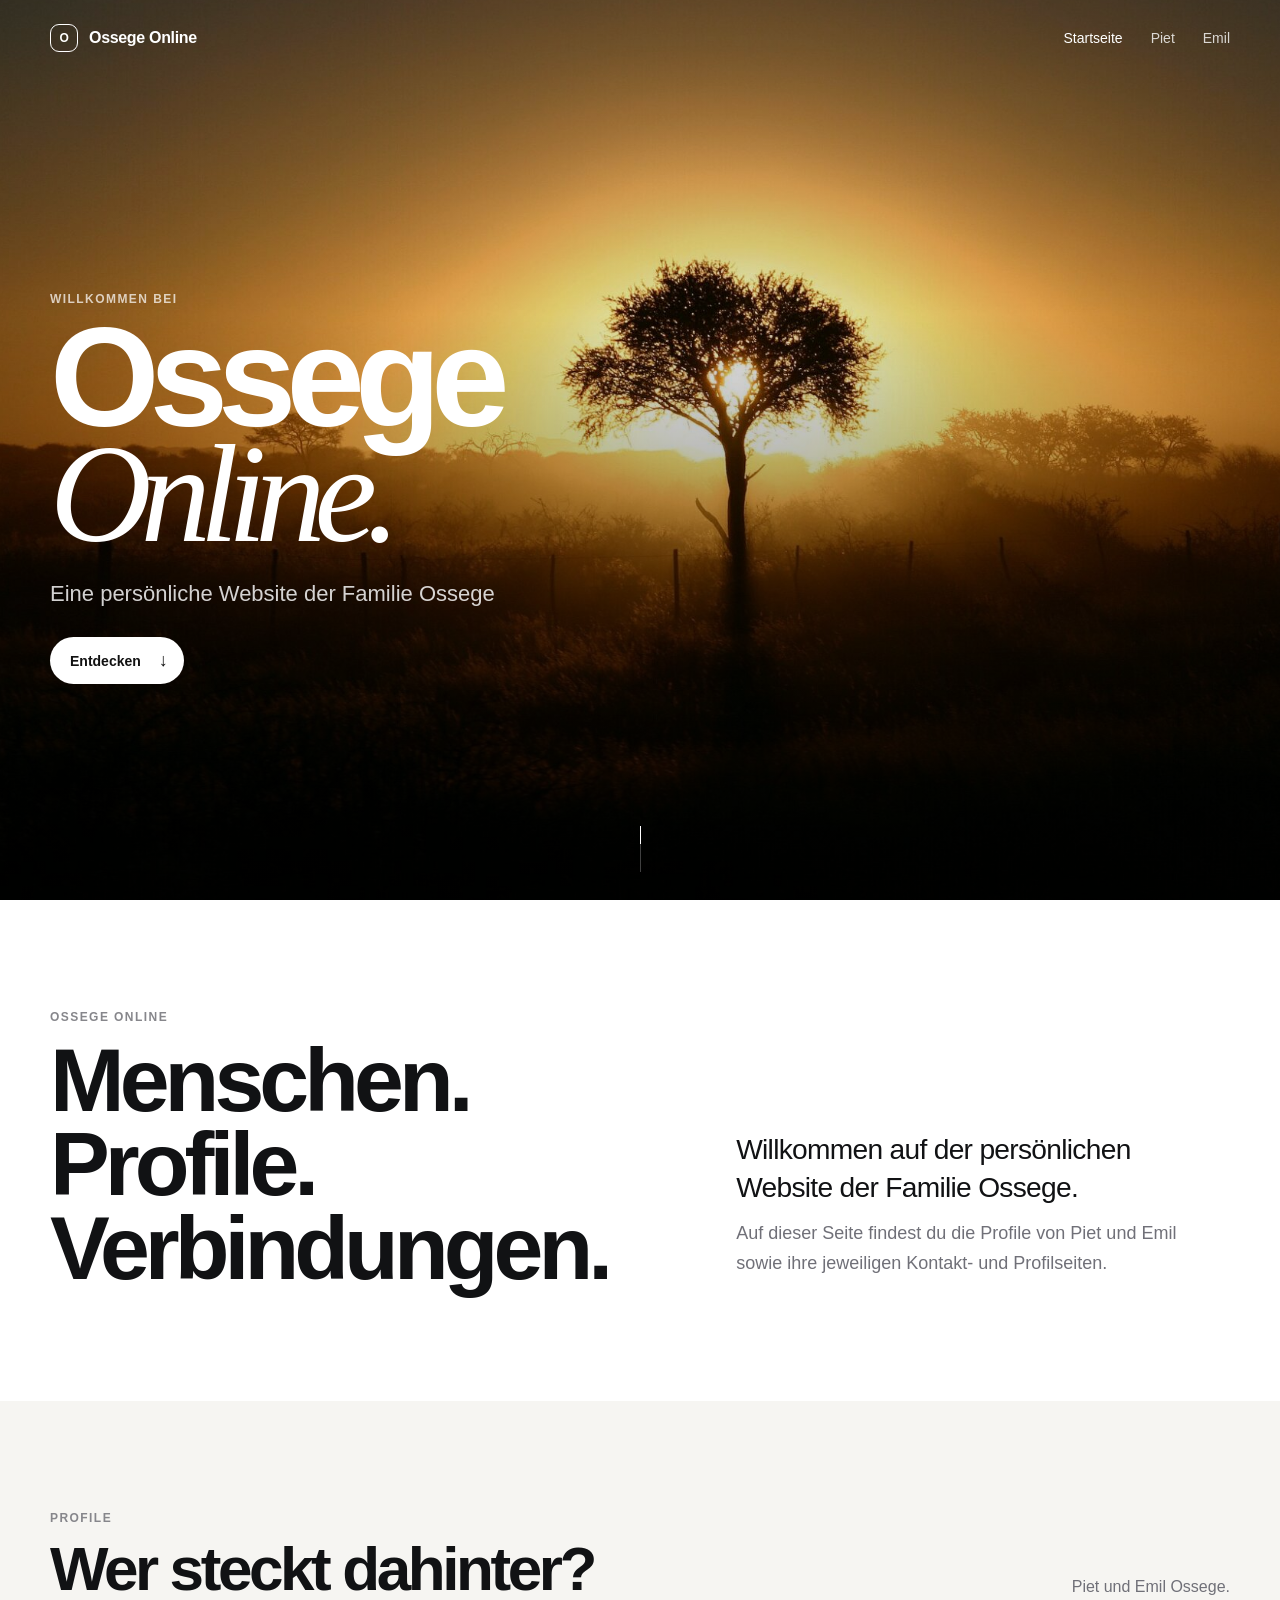
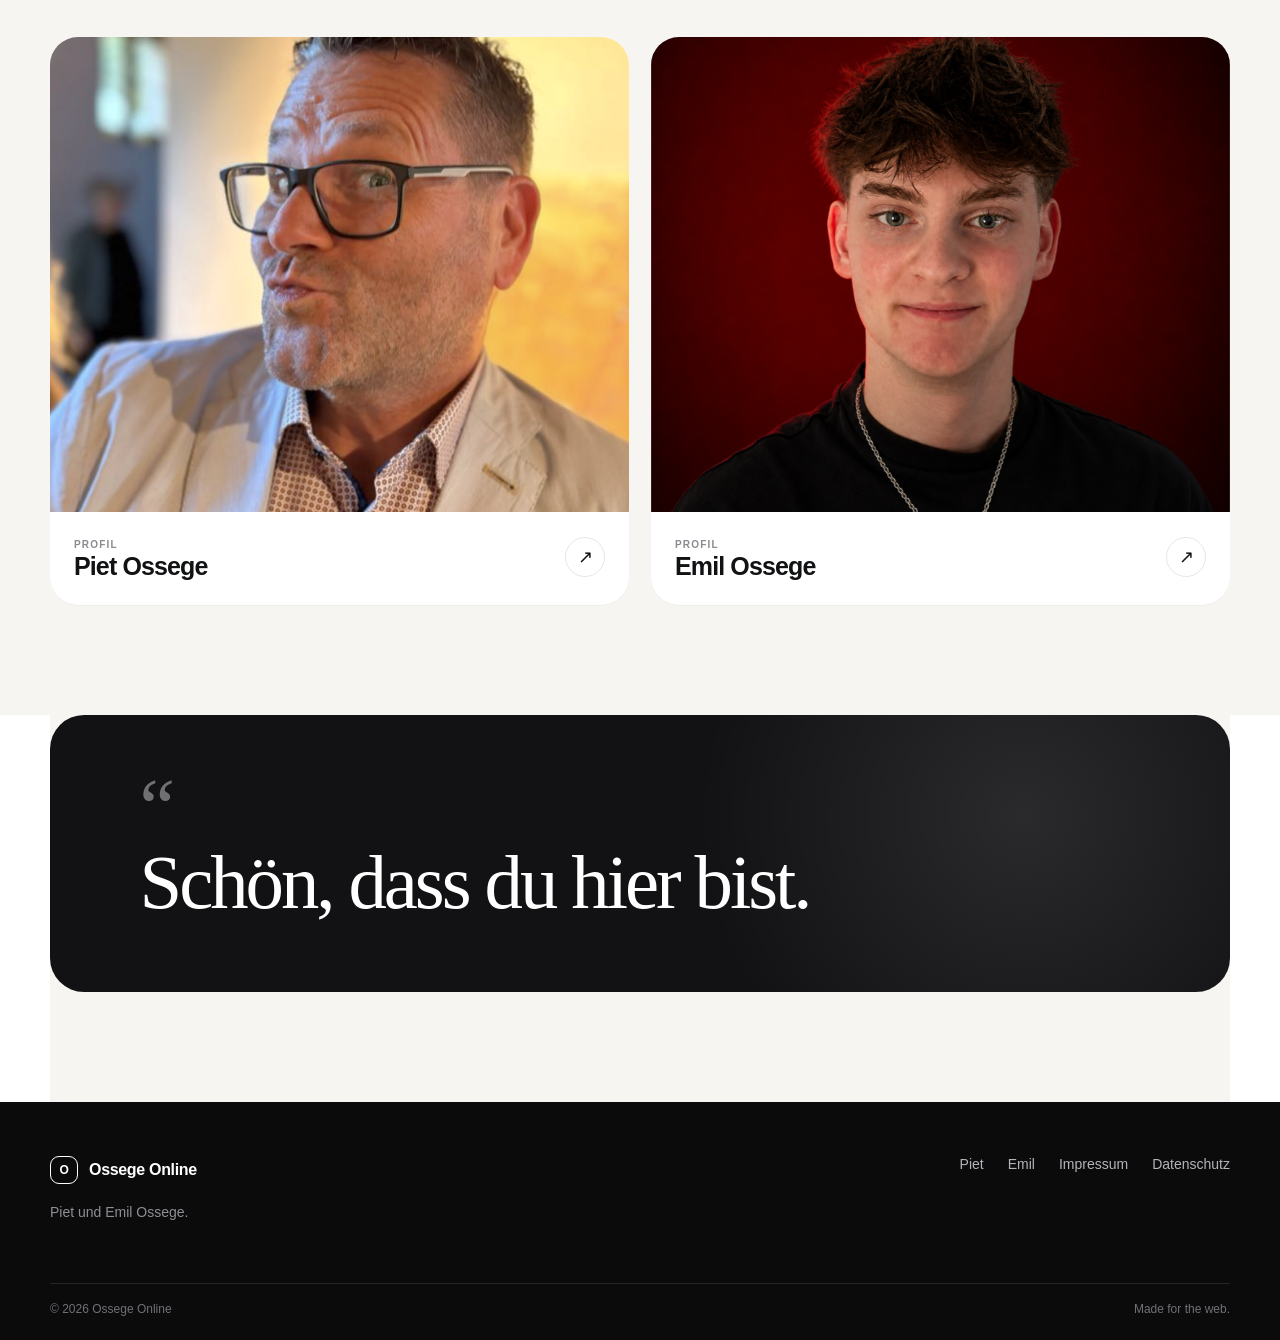
<file: index.html>
<!doctype html>
<html lang="de">
<head>
  <meta charset="utf-8">
  <meta name="viewport" content="width=device-width, initial-scale=1">
  <meta name="theme-color" content="#0b0b0c">
  <meta name="description" content="Ossege Online – eine persönliche Website der Familie Ossege.">
  <title>Ossege Online</title>
  <link rel="stylesheet" href="style.css">
</head>
<body>
  <header class="site-header" id="site-header">
    <nav class="nav shell" aria-label="Hauptnavigation">
      <a class="brand" href="index.html" aria-label="Ossege Online Startseite">
        <span class="brand-mark" aria-hidden="true">O</span>
        <span>Ossege Online</span>
      </a>
      <button class="nav-toggle" type="button" aria-expanded="false" aria-controls="nav-links" aria-label="Menü öffnen">
        <span></span><span></span>
      </button>
      <div class="nav-links" id="nav-links">
        <a href="index.html" aria-current="page">Startseite</a>
        <a href="kontakt-piet.html">Piet</a>
        <a href="kontakt-emil.html">Emil</a>
      </div>
    </nav>
  </header>

  <main>
    <section class="hero">
      <img class="hero-image" src="cropped-baum.png" alt="Baum im warmen Sonnenlicht" fetchpriority="high">
      <div class="hero-scrim"></div>
      <div class="hero-content shell reveal">
        <p class="eyebrow">Willkommen bei</p>
        <h1>Ossege<br><span>Online.</span></h1>
        <p class="hero-copy">Eine persönliche Website der Familie Ossege</p>
        <a class="pill-button pill-button-light" href="#personen">Entdecken <span aria-hidden="true">↓</span></a>
      </div>
      <div class="hero-scroll" aria-hidden="true"><span></span></div>
    </section>

    <section class="intro section shell reveal">
      <div class="section-kicker">Ossege Online</div>
      <div class="intro-grid">
        <h2>Menschen.<br>Profile.<br>Verbindungen.</h2>
        <div>
          <p class="lead">Willkommen auf der persönlichen Website der Familie Ossege.</p>
          <p>Auf dieser Seite findest du die Profile von Piet und Emil sowie ihre jeweiligen Kontakt- und Profilseiten.</p>
        </div>
      </div>
    </section>

    <section class="people section" id="personen">
      <div class="shell">
        <div class="section-heading reveal">
          <div>
            <div class="section-kicker">Profile</div>
            <h2>Wer steckt dahinter?</h2>
          </div>
          <p>Piet und Emil Ossege.</p>
        </div>

        <div class="profile-grid">
          <a class="profile-card reveal" href="kontakt-piet.html">
            <div class="profile-image-wrap"><img src="piet.png" alt="Piet Ossege"></div>
            <div class="profile-card-body">
              <div><span class="small-label">Profil</span><h3>Piet Ossege</h3></div>
              <span class="circle-arrow" aria-hidden="true">↗</span>
            </div>
          </a>
          <a class="profile-card reveal reveal-delay" href="kontakt-emil.html">
            <div class="profile-image-wrap"><img src="emil.png" alt="Emil Ossege"></div>
            <div class="profile-card-body">
              <div><span class="small-label">Profil</span><h3>Emil Ossege</h3></div>
              <span class="circle-arrow" aria-hidden="true">↗</span>
            </div>
          </a>
        </div>
      </div>
    </section>

    <section class="quote section shell reveal">
      <div class="quote-card">
        <span class="quote-mark">“</span>
        <p>Schön, dass du hier bist.</p>
      </div>
    </section>
  </main>

  <footer class="footer">
    <div class="shell footer-main">
      <div>
        <div class="brand footer-brand"><span class="brand-mark">O</span><span>Ossege Online</span></div>
        <p class="footer-note">Piet und Emil Ossege.</p>
      </div>
      <div class="footer-links">
        <a href="kontakt-piet.html">Piet</a>
        <a href="kontakt-emil.html">Emil</a>
        <a href="impressum.html">Impressum</a>
        <a href="datenschutz.html">Datenschutz</a>
      </div>
    </div>
    <div class="shell footer-bottom"><span>© <span data-year></span> Ossege Online</span><span>Made for the web.</span></div>
  </footer>

  <script src="main.js"></script>
</body>
</html>
</file>
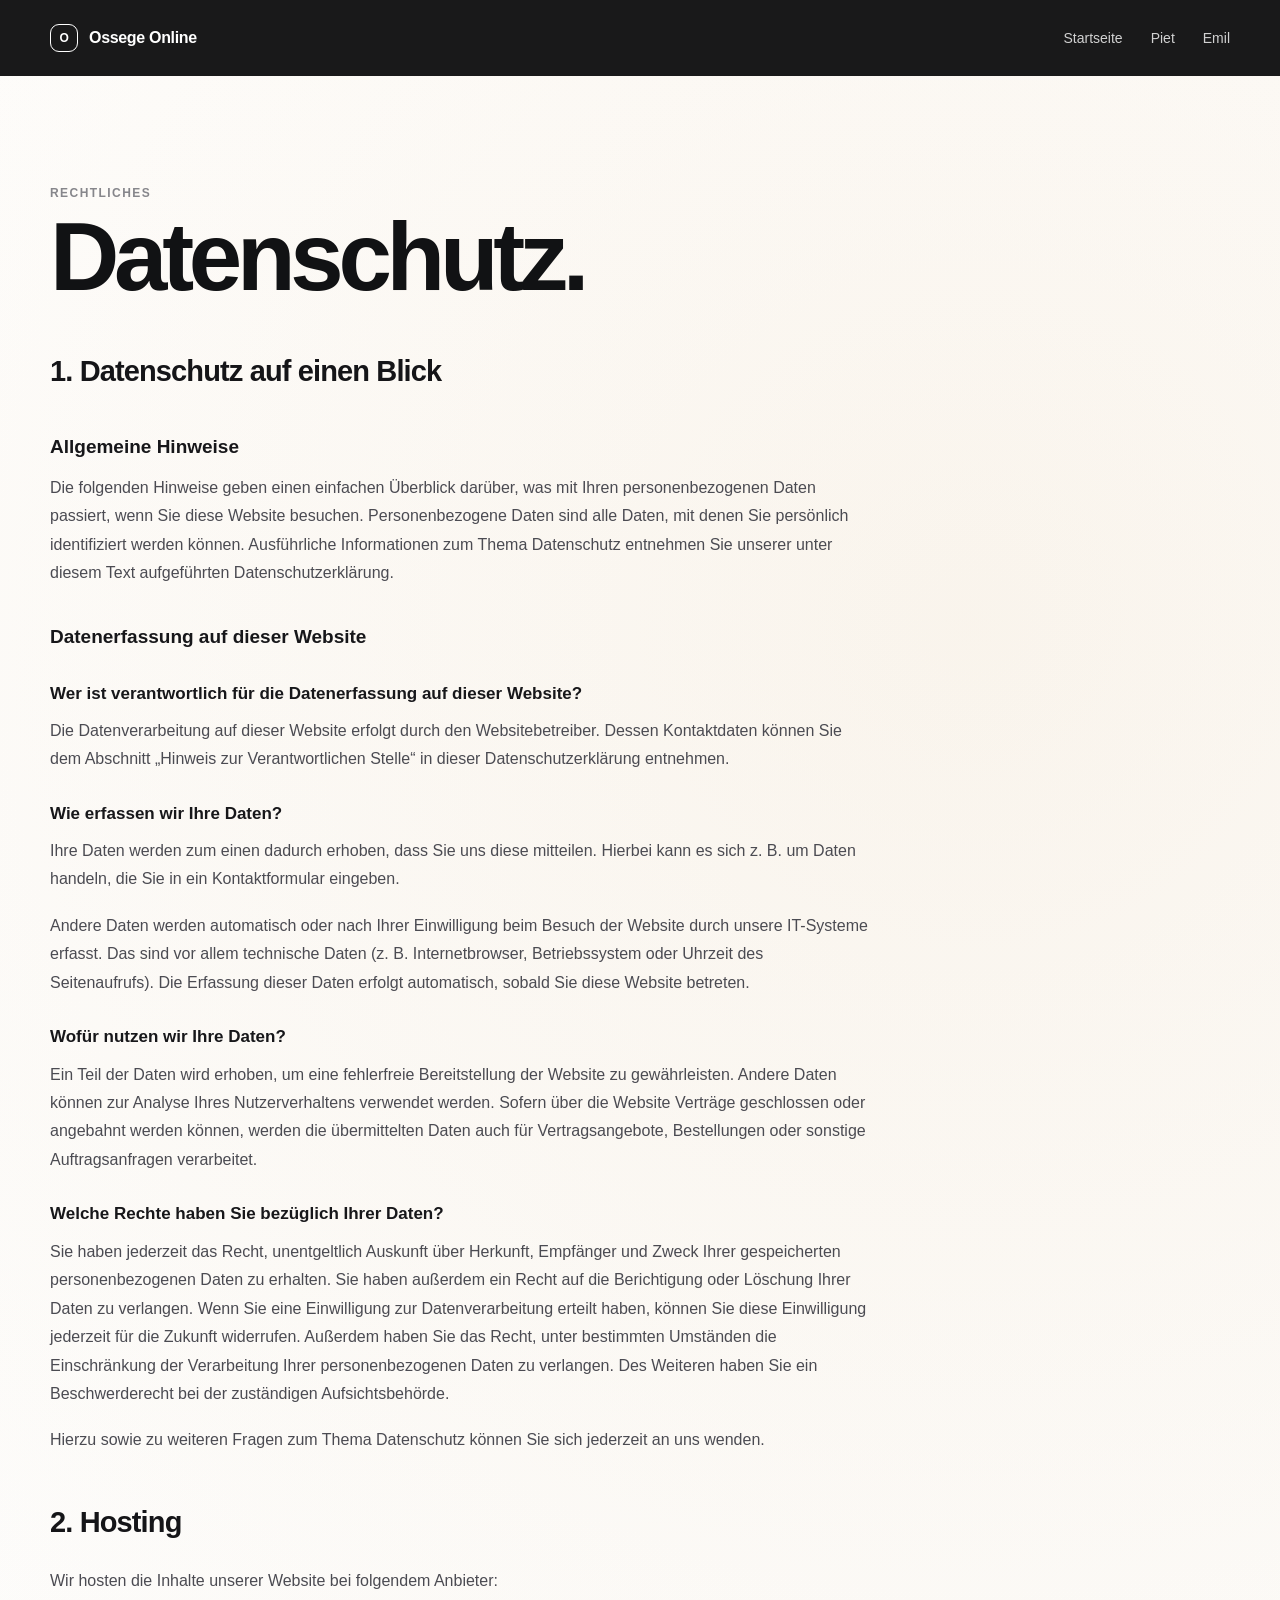
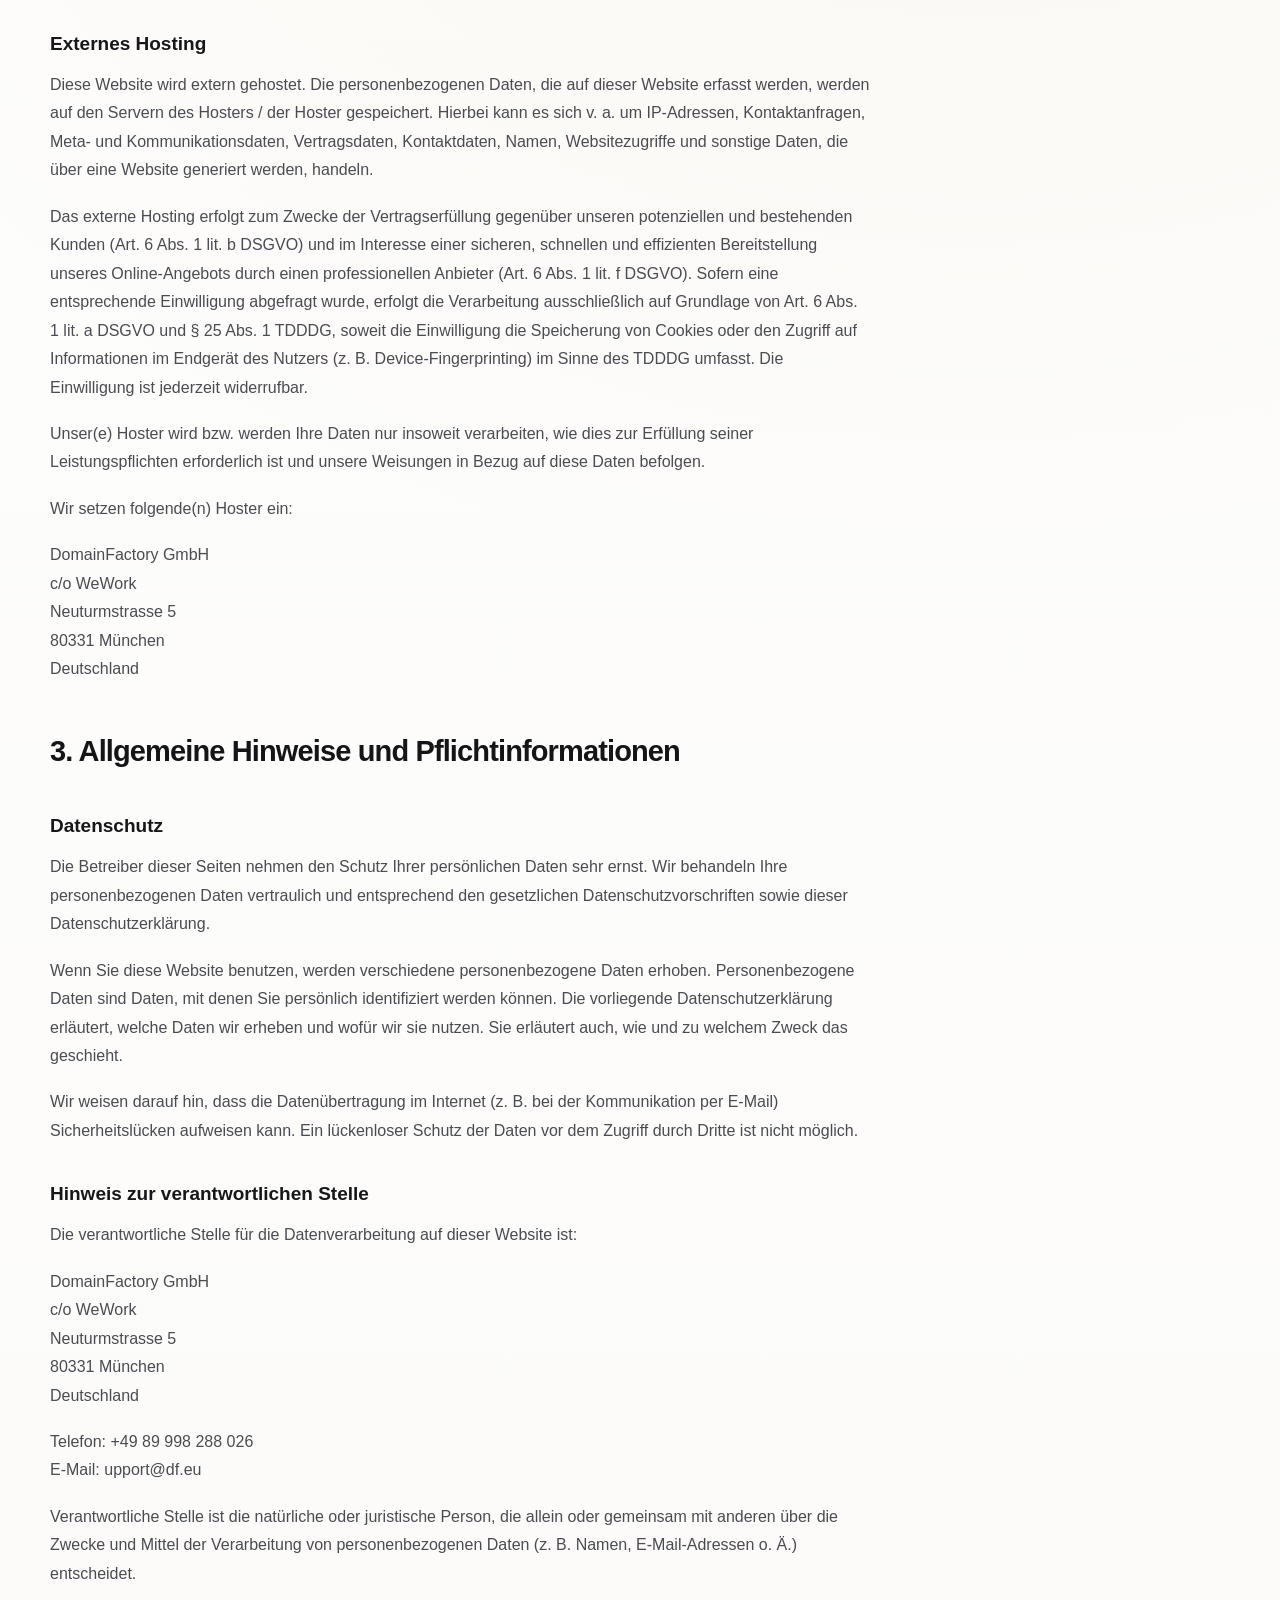
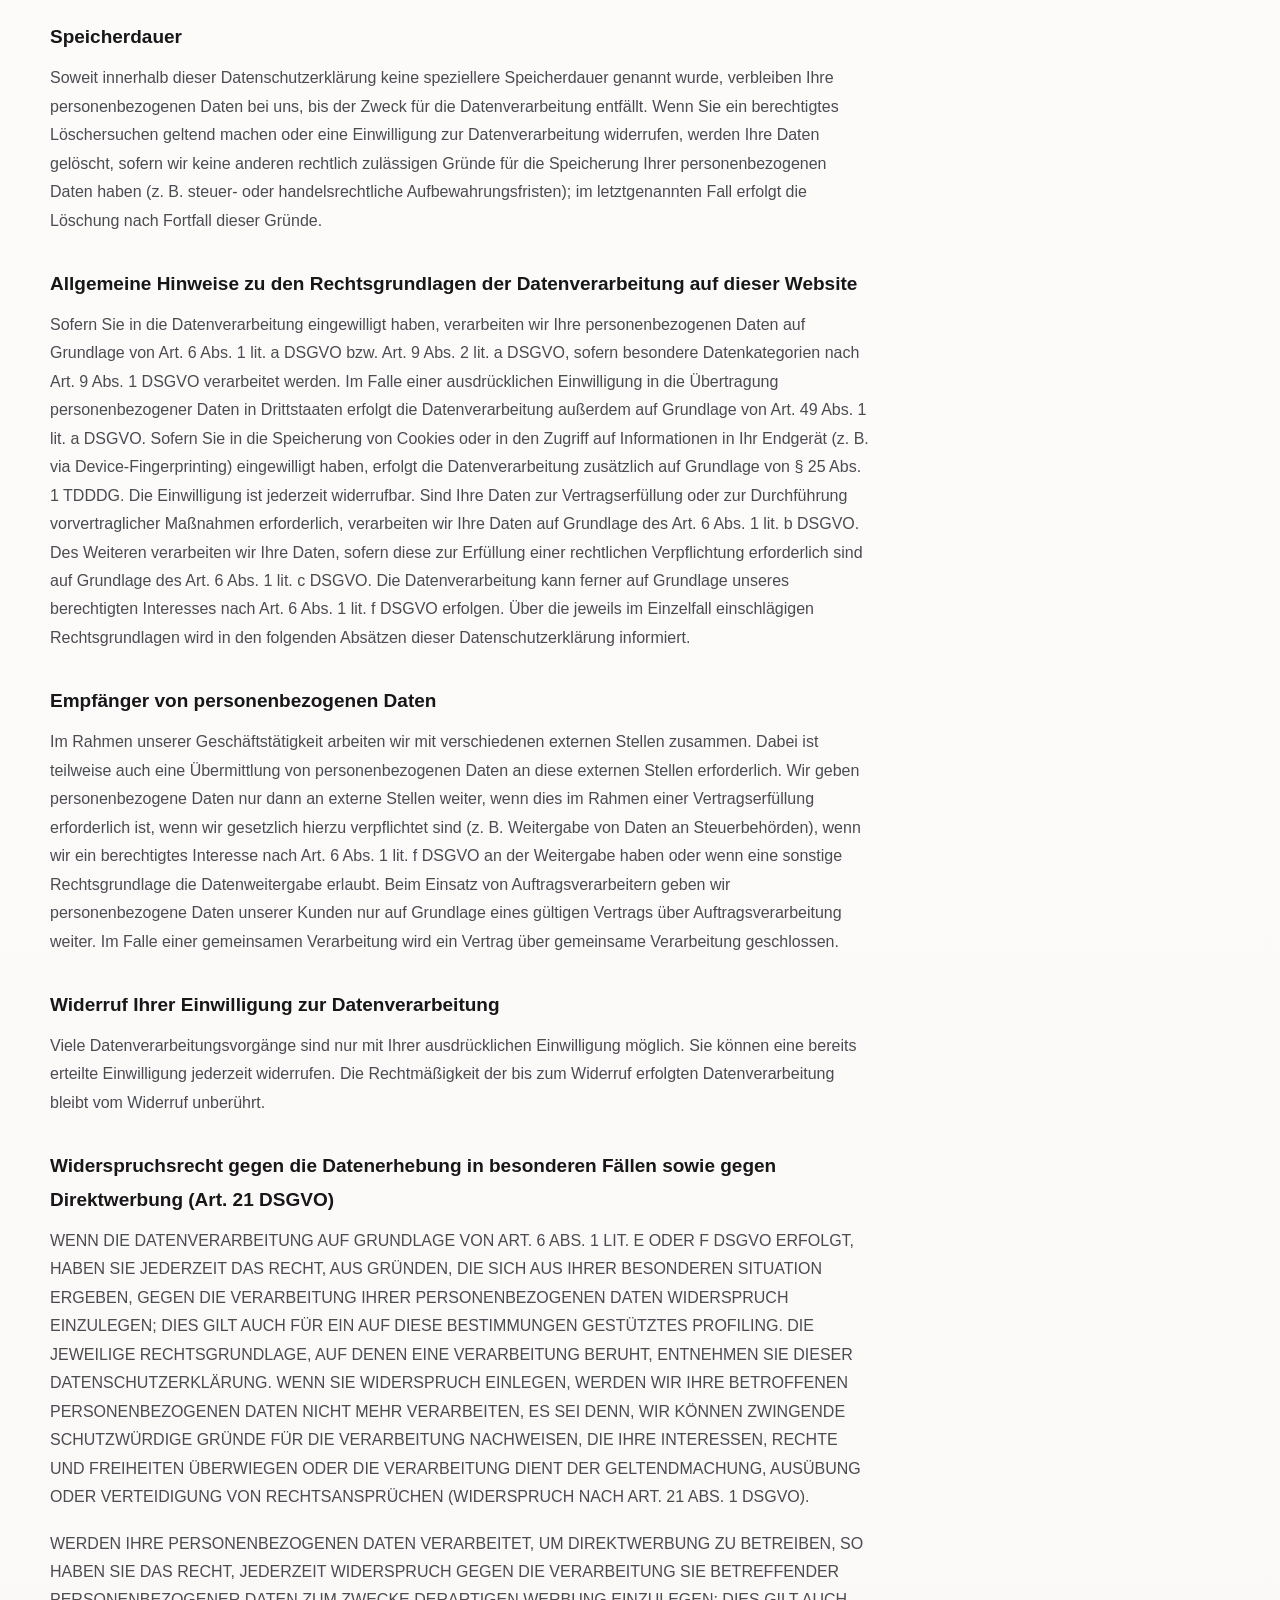
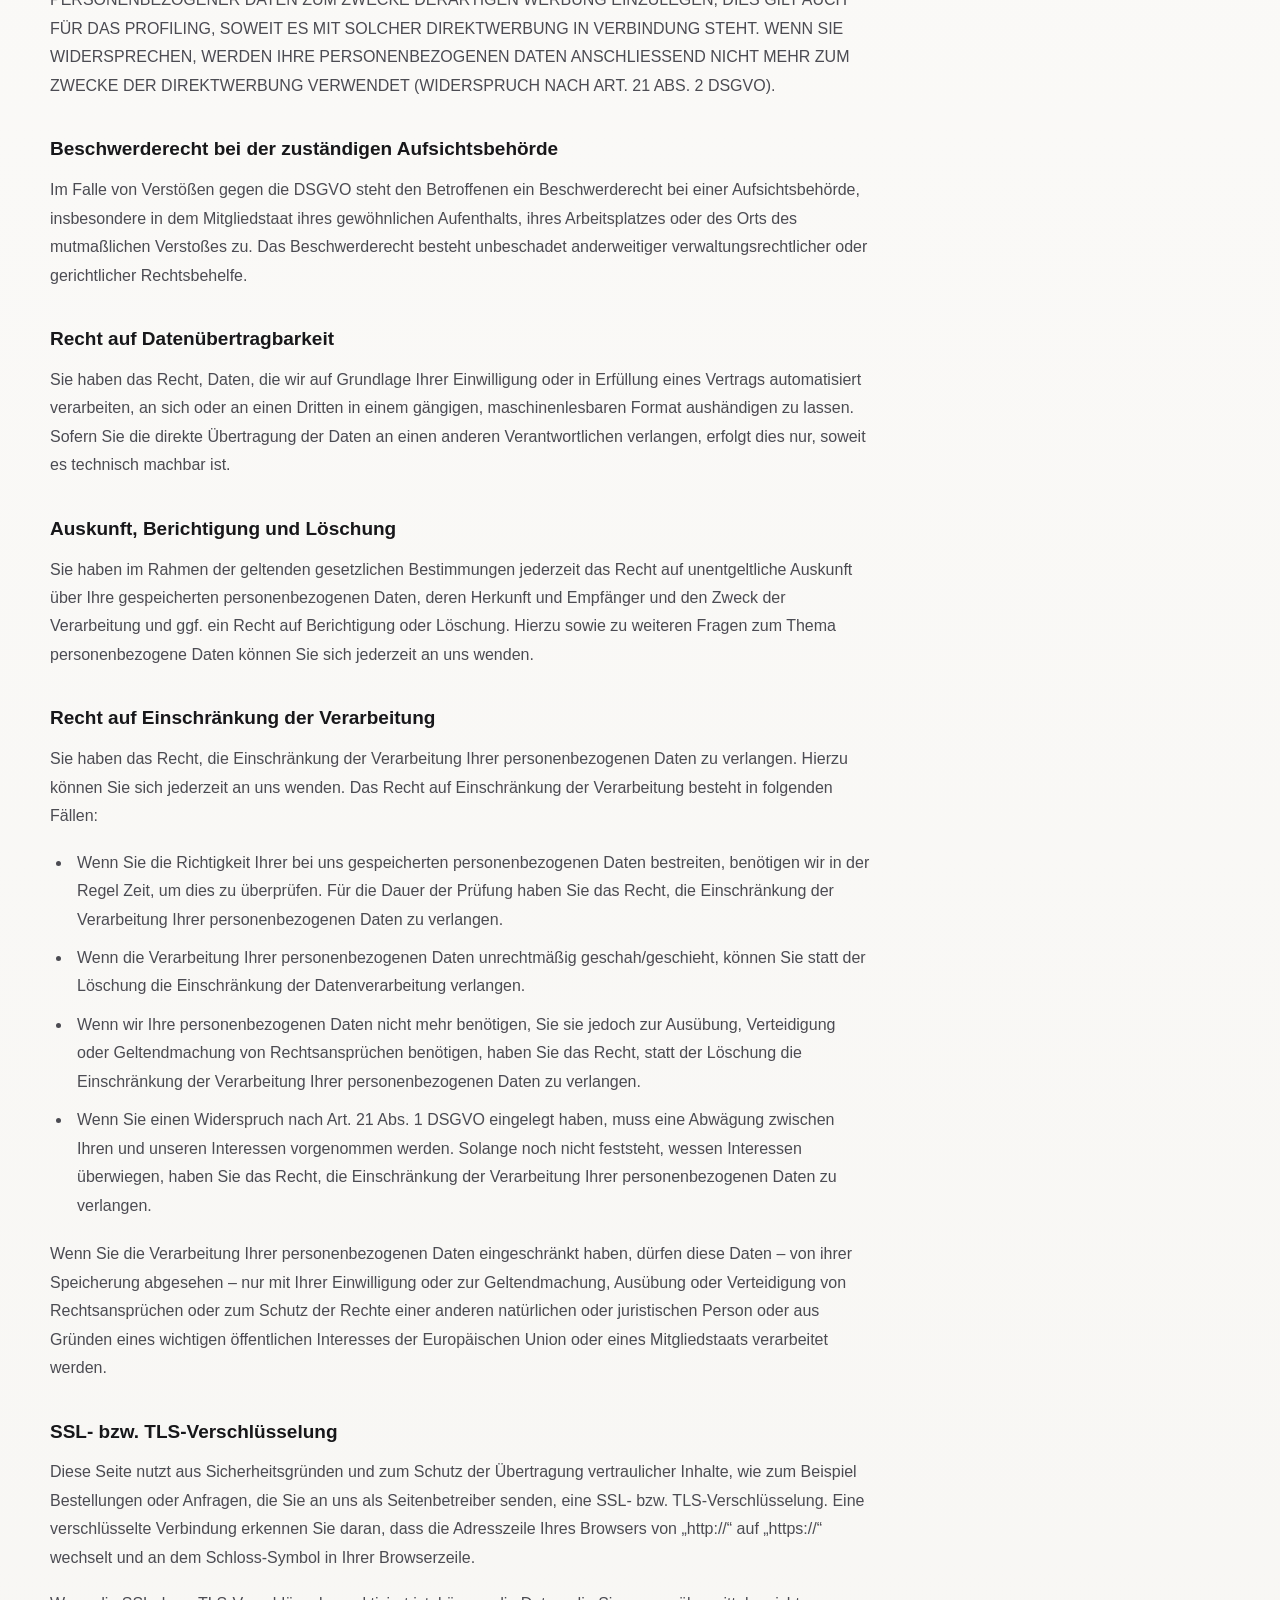
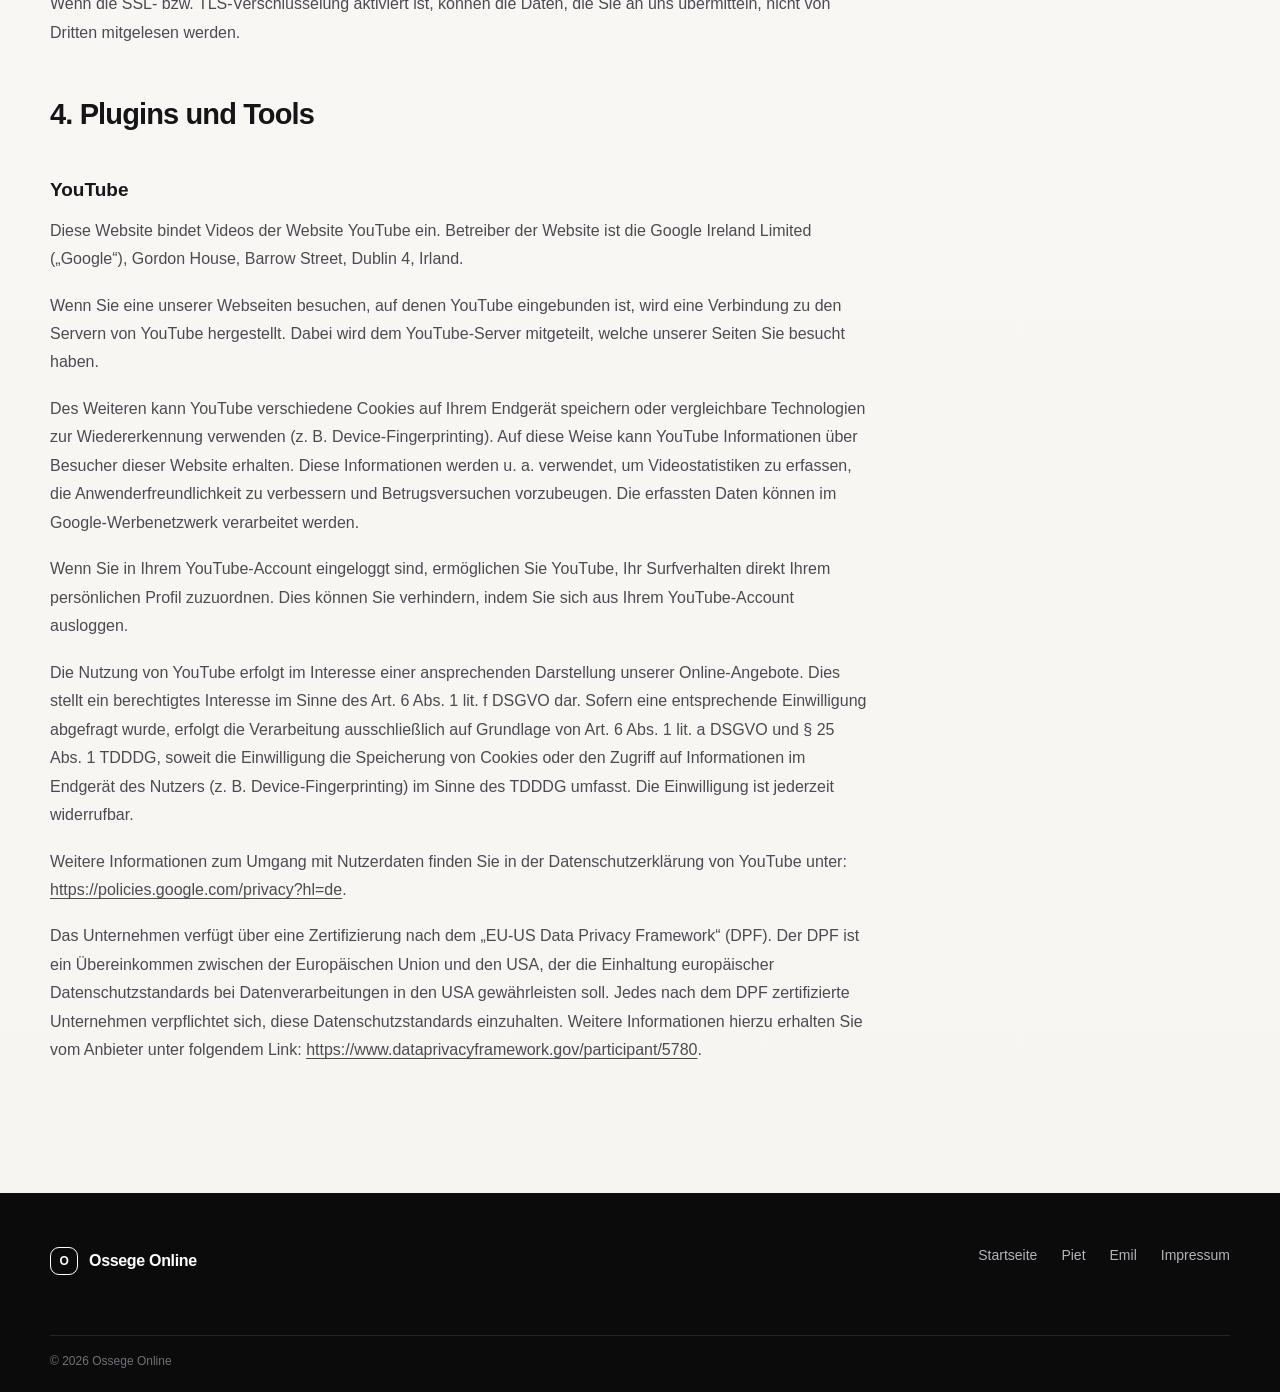
<file: datenschutz.html>
<!doctype html>
<html lang="de">
<head>
  <meta charset="utf-8">
  <meta name="viewport" content="width=device-width, initial-scale=1">
  <meta name="theme-color" content="#0b0b0c">
  <meta name="description" content="Datenschutzerklärung von Ossege Online.">
  <title>Datenschutz – Ossege Online</title>
  <link rel="stylesheet" href="style.css">
</head>
<body class="subpage">
  <header class="site-header solid">
    <nav class="nav shell" aria-label="Hauptnavigation">
      <a class="brand" href="index.html"><span class="brand-mark">O</span><span>Ossege Online</span></a>
      <button class="nav-toggle" type="button" aria-expanded="false" aria-controls="nav-links" aria-label="Menü öffnen"><span></span><span></span></button>
      <div class="nav-links" id="nav-links">
        <a href="index.html">Startseite</a><a href="kontakt-piet.html">Piet</a><a href="kontakt-emil.html">Emil</a>
      </div>
    </nav>
  </header>

  <main class="legal section shell">
    <div class="section-kicker">Rechtliches</div>
    <h1>Datenschutz.</h1>
    <div class="legal-copy">
      <h2>1. Datenschutz auf einen Blick</h2>
      <h3>Allgemeine Hinweise</h3>
      <p>Die folgenden Hinweise geben einen einfachen Überblick darüber, was mit Ihren personenbezogenen Daten passiert, wenn Sie diese Website besuchen. Personenbezogene Daten sind alle Daten, mit denen Sie persönlich identifiziert werden können. Ausführliche Informationen zum Thema Datenschutz entnehmen Sie unserer unter diesem Text aufgeführten Datenschutzerklärung.</p>

      <h3>Datenerfassung auf dieser Website</h3>
      <h4>Wer ist verantwortlich für die Datenerfassung auf dieser Website?</h4>
      <p>Die Datenverarbeitung auf dieser Website erfolgt durch den Websitebetreiber. Dessen Kontaktdaten können Sie dem Abschnitt „Hinweis zur Verantwortlichen Stelle“ in dieser Datenschutzerklärung entnehmen.</p>
      <h4>Wie erfassen wir Ihre Daten?</h4>
      <p>Ihre Daten werden zum einen dadurch erhoben, dass Sie uns diese mitteilen. Hierbei kann es sich z. B. um Daten handeln, die Sie in ein Kontaktformular eingeben.</p>
      <p>Andere Daten werden automatisch oder nach Ihrer Einwilligung beim Besuch der Website durch unsere IT-Systeme erfasst. Das sind vor allem technische Daten (z. B. Internetbrowser, Betriebssystem oder Uhrzeit des Seitenaufrufs). Die Erfassung dieser Daten erfolgt automatisch, sobald Sie diese Website betreten.</p>
      <h4>Wofür nutzen wir Ihre Daten?</h4>
      <p>Ein Teil der Daten wird erhoben, um eine fehlerfreie Bereitstellung der Website zu gewährleisten. Andere Daten können zur Analyse Ihres Nutzerverhaltens verwendet werden. Sofern über die Website Verträge geschlossen oder angebahnt werden können, werden die übermittelten Daten auch für Vertragsangebote, Bestellungen oder sonstige Auftragsanfragen verarbeitet.</p>
      <h4>Welche Rechte haben Sie bezüglich Ihrer Daten?</h4>
      <p>Sie haben jederzeit das Recht, unentgeltlich Auskunft über Herkunft, Empfänger und Zweck Ihrer gespeicherten personenbezogenen Daten zu erhalten. Sie haben außerdem ein Recht auf die Berichtigung oder Löschung Ihrer Daten zu verlangen. Wenn Sie eine Einwilligung zur Datenverarbeitung erteilt haben, können Sie diese Einwilligung jederzeit für die Zukunft widerrufen. Außerdem haben Sie das Recht, unter bestimmten Umständen die Einschränkung der Verarbeitung Ihrer personenbezogenen Daten zu verlangen. Des Weiteren haben Sie ein Beschwerderecht bei der zuständigen Aufsichtsbehörde.</p>
      <p>Hierzu sowie zu weiteren Fragen zum Thema Datenschutz können Sie sich jederzeit an uns wenden.</p>

      <h2>2. Hosting</h2>
      <p>Wir hosten die Inhalte unserer Website bei folgendem Anbieter:</p>
      <h3>Externes Hosting</h3>
      <p>Diese Website wird extern gehostet. Die personenbezogenen Daten, die auf dieser Website erfasst werden, werden auf den Servern des Hosters / der Hoster gespeichert. Hierbei kann es sich v. a. um IP-Adressen, Kontaktanfragen, Meta- und Kommunikationsdaten, Vertragsdaten, Kontaktdaten, Namen, Websitezugriffe und sonstige Daten, die über eine Website generiert werden, handeln.</p>
      <p>Das externe Hosting erfolgt zum Zwecke der Vertragserfüllung gegenüber unseren potenziellen und bestehenden Kunden (Art. 6 Abs. 1 lit. b DSGVO) und im Interesse einer sicheren, schnellen und effizienten Bereitstellung unseres Online-Angebots durch einen professionellen Anbieter (Art. 6 Abs. 1 lit. f DSGVO). Sofern eine entsprechende Einwilligung abgefragt wurde, erfolgt die Verarbeitung ausschließlich auf Grundlage von Art. 6 Abs. 1 lit. a DSGVO und § 25 Abs. 1 TDDDG, soweit die Einwilligung die Speicherung von Cookies oder den Zugriff auf Informationen im Endgerät des Nutzers (z. B. Device-Fingerprinting) im Sinne des TDDDG umfasst. Die Einwilligung ist jederzeit widerrufbar.</p>
      <p>Unser(e) Hoster wird bzw. werden Ihre Daten nur insoweit verarbeiten, wie dies zur Erfüllung seiner Leistungspflichten erforderlich ist und unsere Weisungen in Bezug auf diese Daten befolgen.</p>
      <p>Wir setzen folgende(n) Hoster ein:</p>
      <p>DomainFactory GmbH<br>c/o WeWork<br>Neuturmstrasse 5<br>80331 München<br>Deutschland</p>

      <h2>3. Allgemeine Hinweise und Pflichtinformationen</h2>
      <h3>Datenschutz</h3>
      <p>Die Betreiber dieser Seiten nehmen den Schutz Ihrer persönlichen Daten sehr ernst. Wir behandeln Ihre personenbezogenen Daten vertraulich und entsprechend den gesetzlichen Datenschutzvorschriften sowie dieser Datenschutzerklärung.</p>
      <p>Wenn Sie diese Website benutzen, werden verschiedene personenbezogene Daten erhoben. Personenbezogene Daten sind Daten, mit denen Sie persönlich identifiziert werden können. Die vorliegende Datenschutzerklärung erläutert, welche Daten wir erheben und wofür wir sie nutzen. Sie erläutert auch, wie und zu welchem Zweck das geschieht.</p>
      <p>Wir weisen darauf hin, dass die Datenübertragung im Internet (z. B. bei der Kommunikation per E-Mail) Sicherheitslücken aufweisen kann. Ein lückenloser Schutz der Daten vor dem Zugriff durch Dritte ist nicht möglich.</p>
      <h3>Hinweis zur verantwortlichen Stelle</h3>
      <p>Die verantwortliche Stelle für die Datenverarbeitung auf dieser Website ist:</p>
      <p>DomainFactory GmbH<br>c/o WeWork<br>Neuturmstrasse 5<br>80331 München<br>Deutschland</p>
      <p>Telefon: +49 89 998 288 026<br>E-Mail: upport@df.eu</p>
      <p>Verantwortliche Stelle ist die natürliche oder juristische Person, die allein oder gemeinsam mit anderen über die Zwecke und Mittel der Verarbeitung von personenbezogenen Daten (z. B. Namen, E-Mail-Adressen o. Ä.) entscheidet.</p>

      <h3>Speicherdauer</h3>
      <p>Soweit innerhalb dieser Datenschutzerklärung keine speziellere Speicherdauer genannt wurde, verbleiben Ihre personenbezogenen Daten bei uns, bis der Zweck für die Datenverarbeitung entfällt. Wenn Sie ein berechtigtes Löschersuchen geltend machen oder eine Einwilligung zur Datenverarbeitung widerrufen, werden Ihre Daten gelöscht, sofern wir keine anderen rechtlich zulässigen Gründe für die Speicherung Ihrer personenbezogenen Daten haben (z. B. steuer- oder handelsrechtliche Aufbewahrungsfristen); im letztgenannten Fall erfolgt die Löschung nach Fortfall dieser Gründe.</p>

      <h3>Allgemeine Hinweise zu den Rechtsgrundlagen der Datenverarbeitung auf dieser Website</h3>
      <p>Sofern Sie in die Datenverarbeitung eingewilligt haben, verarbeiten wir Ihre personenbezogenen Daten auf Grundlage von Art. 6 Abs. 1 lit. a DSGVO bzw. Art. 9 Abs. 2 lit. a DSGVO, sofern besondere Datenkategorien nach Art. 9 Abs. 1 DSGVO verarbeitet werden. Im Falle einer ausdrücklichen Einwilligung in die Übertragung personenbezogener Daten in Drittstaaten erfolgt die Datenverarbeitung außerdem auf Grundlage von Art. 49 Abs. 1 lit. a DSGVO. Sofern Sie in die Speicherung von Cookies oder in den Zugriff auf Informationen in Ihr Endgerät (z. B. via Device-Fingerprinting) eingewilligt haben, erfolgt die Datenverarbeitung zusätzlich auf Grundlage von § 25 Abs. 1 TDDDG. Die Einwilligung ist jederzeit widerrufbar. Sind Ihre Daten zur Vertragserfüllung oder zur Durchführung vorvertraglicher Maßnahmen erforderlich, verarbeiten wir Ihre Daten auf Grundlage des Art. 6 Abs. 1 lit. b DSGVO. Des Weiteren verarbeiten wir Ihre Daten, sofern diese zur Erfüllung einer rechtlichen Verpflichtung erforderlich sind auf Grundlage des Art. 6 Abs. 1 lit. c DSGVO. Die Datenverarbeitung kann ferner auf Grundlage unseres berechtigten Interesses nach Art. 6 Abs. 1 lit. f DSGVO erfolgen. Über die jeweils im Einzelfall einschlägigen Rechtsgrundlagen wird in den folgenden Absätzen dieser Datenschutzerklärung informiert.</p>

      <h3>Empfänger von personenbezogenen Daten</h3>
      <p>Im Rahmen unserer Geschäftstätigkeit arbeiten wir mit verschiedenen externen Stellen zusammen. Dabei ist teilweise auch eine Übermittlung von personenbezogenen Daten an diese externen Stellen erforderlich. Wir geben personenbezogene Daten nur dann an externe Stellen weiter, wenn dies im Rahmen einer Vertragserfüllung erforderlich ist, wenn wir gesetzlich hierzu verpflichtet sind (z. B. Weitergabe von Daten an Steuerbehörden), wenn wir ein berechtigtes Interesse nach Art. 6 Abs. 1 lit. f DSGVO an der Weitergabe haben oder wenn eine sonstige Rechtsgrundlage die Datenweitergabe erlaubt. Beim Einsatz von Auftragsverarbeitern geben wir personenbezogene Daten unserer Kunden nur auf Grundlage eines gültigen Vertrags über Auftragsverarbeitung weiter. Im Falle einer gemeinsamen Verarbeitung wird ein Vertrag über gemeinsame Verarbeitung geschlossen.</p>

      <h3>Widerruf Ihrer Einwilligung zur Datenverarbeitung</h3>
      <p>Viele Datenverarbeitungsvorgänge sind nur mit Ihrer ausdrücklichen Einwilligung möglich. Sie können eine bereits erteilte Einwilligung jederzeit widerrufen. Die Rechtmäßigkeit der bis zum Widerruf erfolgten Datenverarbeitung bleibt vom Widerruf unberührt.</p>

      <h3>Widerspruchsrecht gegen die Datenerhebung in besonderen Fällen sowie gegen Direktwerbung (Art. 21 DSGVO)</h3>
      <p>WENN DIE DATENVERARBEITUNG AUF GRUNDLAGE VON ART. 6 ABS. 1 LIT. E ODER F DSGVO ERFOLGT, HABEN SIE JEDERZEIT DAS RECHT, AUS GRÜNDEN, DIE SICH AUS IHRER BESONDEREN SITUATION ERGEBEN, GEGEN DIE VERARBEITUNG IHRER PERSONENBEZOGENEN DATEN WIDERSPRUCH EINZULEGEN; DIES GILT AUCH FÜR EIN AUF DIESE BESTIMMUNGEN GESTÜTZTES PROFILING. DIE JEWEILIGE RECHTSGRUNDLAGE, AUF DENEN EINE VERARBEITUNG BERUHT, ENTNEHMEN SIE DIESER DATENSCHUTZERKLÄRUNG. WENN SIE WIDERSPRUCH EINLEGEN, WERDEN WIR IHRE BETROFFENEN PERSONENBEZOGENEN DATEN NICHT MEHR VERARBEITEN, ES SEI DENN, WIR KÖNNEN ZWINGENDE SCHUTZWÜRDIGE GRÜNDE FÜR DIE VERARBEITUNG NACHWEISEN, DIE IHRE INTERESSEN, RECHTE UND FREIHEITEN ÜBERWIEGEN ODER DIE VERARBEITUNG DIENT DER GELTENDMACHUNG, AUSÜBUNG ODER VERTEIDIGUNG VON RECHTSANSPRÜCHEN (WIDERSPRUCH NACH ART. 21 ABS. 1 DSGVO).</p>
      <p>WERDEN IHRE PERSONENBEZOGENEN DATEN VERARBEITET, UM DIREKTWERBUNG ZU BETREIBEN, SO HABEN SIE DAS RECHT, JEDERZEIT WIDERSPRUCH GEGEN DIE VERARBEITUNG SIE BETREFFENDER PERSONENBEZOGENER DATEN ZUM ZWECKE DERARTIGEN WERBUNG EINZULEGEN; DIES GILT AUCH FÜR DAS PROFILING, SOWEIT ES MIT SOLCHER DIREKTWERBUNG IN VERBINDUNG STEHT. WENN SIE WIDERSPRECHEN, WERDEN IHRE PERSONENBEZOGENEN DATEN ANSCHLIESSEND NICHT MEHR ZUM ZWECKE DER DIREKTWERBUNG VERWENDET (WIDERSPRUCH NACH ART. 21 ABS. 2 DSGVO).</p>

      <h3>Beschwerderecht bei der zuständigen Aufsichtsbehörde</h3>
      <p>Im Falle von Verstößen gegen die DSGVO steht den Betroffenen ein Beschwerderecht bei einer Aufsichtsbehörde, insbesondere in dem Mitgliedstaat ihres gewöhnlichen Aufenthalts, ihres Arbeitsplatzes oder des Orts des mutmaßlichen Verstoßes zu. Das Beschwerderecht besteht unbeschadet anderweitiger verwaltungsrechtlicher oder gerichtlicher Rechtsbehelfe.</p>

      <h3>Recht auf Datenübertragbarkeit</h3>
      <p>Sie haben das Recht, Daten, die wir auf Grundlage Ihrer Einwilligung oder in Erfüllung eines Vertrags automatisiert verarbeiten, an sich oder an einen Dritten in einem gängigen, maschinenlesbaren Format aushändigen zu lassen. Sofern Sie die direkte Übertragung der Daten an einen anderen Verantwortlichen verlangen, erfolgt dies nur, soweit es technisch machbar ist.</p>

      <h3>Auskunft, Berichtigung und Löschung</h3>
      <p>Sie haben im Rahmen der geltenden gesetzlichen Bestimmungen jederzeit das Recht auf unentgeltliche Auskunft über Ihre gespeicherten personenbezogenen Daten, deren Herkunft und Empfänger und den Zweck der Verarbeitung und ggf. ein Recht auf Berichtigung oder Löschung. Hierzu sowie zu weiteren Fragen zum Thema personenbezogene Daten können Sie sich jederzeit an uns wenden.</p>

      <h3>Recht auf Einschränkung der Verarbeitung</h3>
      <p>Sie haben das Recht, die Einschränkung der Verarbeitung Ihrer personenbezogenen Daten zu verlangen. Hierzu können Sie sich jederzeit an uns wenden. Das Recht auf Einschränkung der Verarbeitung besteht in folgenden Fällen:</p>
      <ul>
        <li>Wenn Sie die Richtigkeit Ihrer bei uns gespeicherten personenbezogenen Daten bestreiten, benötigen wir in der Regel Zeit, um dies zu überprüfen. Für die Dauer der Prüfung haben Sie das Recht, die Einschränkung der Verarbeitung Ihrer personenbezogenen Daten zu verlangen.</li>
        <li>Wenn die Verarbeitung Ihrer personenbezogenen Daten unrechtmäßig geschah/geschieht, können Sie statt der Löschung die Einschränkung der Datenverarbeitung verlangen.</li>
        <li>Wenn wir Ihre personenbezogenen Daten nicht mehr benötigen, Sie sie jedoch zur Ausübung, Verteidigung oder Geltendmachung von Rechtsansprüchen benötigen, haben Sie das Recht, statt der Löschung die Einschränkung der Verarbeitung Ihrer personenbezogenen Daten zu verlangen.</li>
        <li>Wenn Sie einen Widerspruch nach Art. 21 Abs. 1 DSGVO eingelegt haben, muss eine Abwägung zwischen Ihren und unseren Interessen vorgenommen werden. Solange noch nicht feststeht, wessen Interessen überwiegen, haben Sie das Recht, die Einschränkung der Verarbeitung Ihrer personenbezogenen Daten zu verlangen.</li>
      </ul>
      <p>Wenn Sie die Verarbeitung Ihrer personenbezogenen Daten eingeschränkt haben, dürfen diese Daten – von ihrer Speicherung abgesehen – nur mit Ihrer Einwilligung oder zur Geltendmachung, Ausübung oder Verteidigung von Rechtsansprüchen oder zum Schutz der Rechte einer anderen natürlichen oder juristischen Person oder aus Gründen eines wichtigen öffentlichen Interesses der Europäischen Union oder eines Mitgliedstaats verarbeitet werden.</p>

      <h3>SSL- bzw. TLS-Verschlüsselung</h3>
      <p>Diese Seite nutzt aus Sicherheitsgründen und zum Schutz der Übertragung vertraulicher Inhalte, wie zum Beispiel Bestellungen oder Anfragen, die Sie an uns als Seitenbetreiber senden, eine SSL- bzw. TLS-Verschlüsselung. Eine verschlüsselte Verbindung erkennen Sie daran, dass die Adresszeile Ihres Browsers von „http://“ auf „https://“ wechselt und an dem Schloss-Symbol in Ihrer Browserzeile.</p>
      <p>Wenn die SSL- bzw. TLS-Verschlüsselung aktiviert ist, können die Daten, die Sie an uns übermitteln, nicht von Dritten mitgelesen werden.</p>

      <h2>4. Plugins und Tools</h2>
      <h3>YouTube</h3>
      <p>Diese Website bindet Videos der Website YouTube ein. Betreiber der Website ist die Google Ireland Limited („Google“), Gordon House, Barrow Street, Dublin 4, Irland.</p>
      <p>Wenn Sie eine unserer Webseiten besuchen, auf denen YouTube eingebunden ist, wird eine Verbindung zu den Servern von YouTube hergestellt. Dabei wird dem YouTube-Server mitgeteilt, welche unserer Seiten Sie besucht haben.</p>
      <p>Des Weiteren kann YouTube verschiedene Cookies auf Ihrem Endgerät speichern oder vergleichbare Technologien zur Wiedererkennung verwenden (z. B. Device-Fingerprinting). Auf diese Weise kann YouTube Informationen über Besucher dieser Website erhalten. Diese Informationen werden u. a. verwendet, um Videostatistiken zu erfassen, die Anwenderfreundlichkeit zu verbessern und Betrugsversuchen vorzubeugen. Die erfassten Daten können im Google-Werbenetzwerk verarbeitet werden.</p>
      <p>Wenn Sie in Ihrem YouTube-Account eingeloggt sind, ermöglichen Sie YouTube, Ihr Surfverhalten direkt Ihrem persönlichen Profil zuzuordnen. Dies können Sie verhindern, indem Sie sich aus Ihrem YouTube-Account ausloggen.</p>
      <p>Die Nutzung von YouTube erfolgt im Interesse einer ansprechenden Darstellung unserer Online-Angebote. Dies stellt ein berechtigtes Interesse im Sinne des Art. 6 Abs. 1 lit. f DSGVO dar. Sofern eine entsprechende Einwilligung abgefragt wurde, erfolgt die Verarbeitung ausschließlich auf Grundlage von Art. 6 Abs. 1 lit. a DSGVO und § 25 Abs. 1 TDDDG, soweit die Einwilligung die Speicherung von Cookies oder den Zugriff auf Informationen im Endgerät des Nutzers (z. B. Device-Fingerprinting) im Sinne des TDDDG umfasst. Die Einwilligung ist jederzeit widerrufbar.</p>
      <p>Weitere Informationen zum Umgang mit Nutzerdaten finden Sie in der Datenschutzerklärung von YouTube unter: <a href="https://policies.google.com/privacy?hl=de" target="_blank" rel="noopener noreferrer">https://policies.google.com/privacy?hl=de</a>.</p>
      <p>Das Unternehmen verfügt über eine Zertifizierung nach dem „EU-US Data Privacy Framework“ (DPF). Der DPF ist ein Übereinkommen zwischen der Europäischen Union und den USA, der die Einhaltung europäischer Datenschutzstandards bei Datenverarbeitungen in den USA gewährleisten soll. Jedes nach dem DPF zertifizierte Unternehmen verpflichtet sich, diese Datenschutzstandards einzuhalten. Weitere Informationen hierzu erhalten Sie vom Anbieter unter folgendem Link: <a href="https://www.dataprivacyframework.gov/participant/5780" target="_blank" rel="noopener noreferrer">https://www.dataprivacyframework.gov/participant/5780</a>.</p>
    </div>
  </main>

  <footer class="footer"><div class="shell footer-main"><div><div class="brand footer-brand"><span class="brand-mark">O</span><span>Ossege Online</span></div></div><div class="footer-links"><a href="index.html">Startseite</a><a href="kontakt-piet.html">Piet</a><a href="kontakt-emil.html">Emil</a><a href="impressum.html">Impressum</a></div></div><div class="shell footer-bottom"><span>© <span data-year></span> Ossege Online</span></div></footer>
  <script src="main.js"></script>
</body>
</html>
</file>
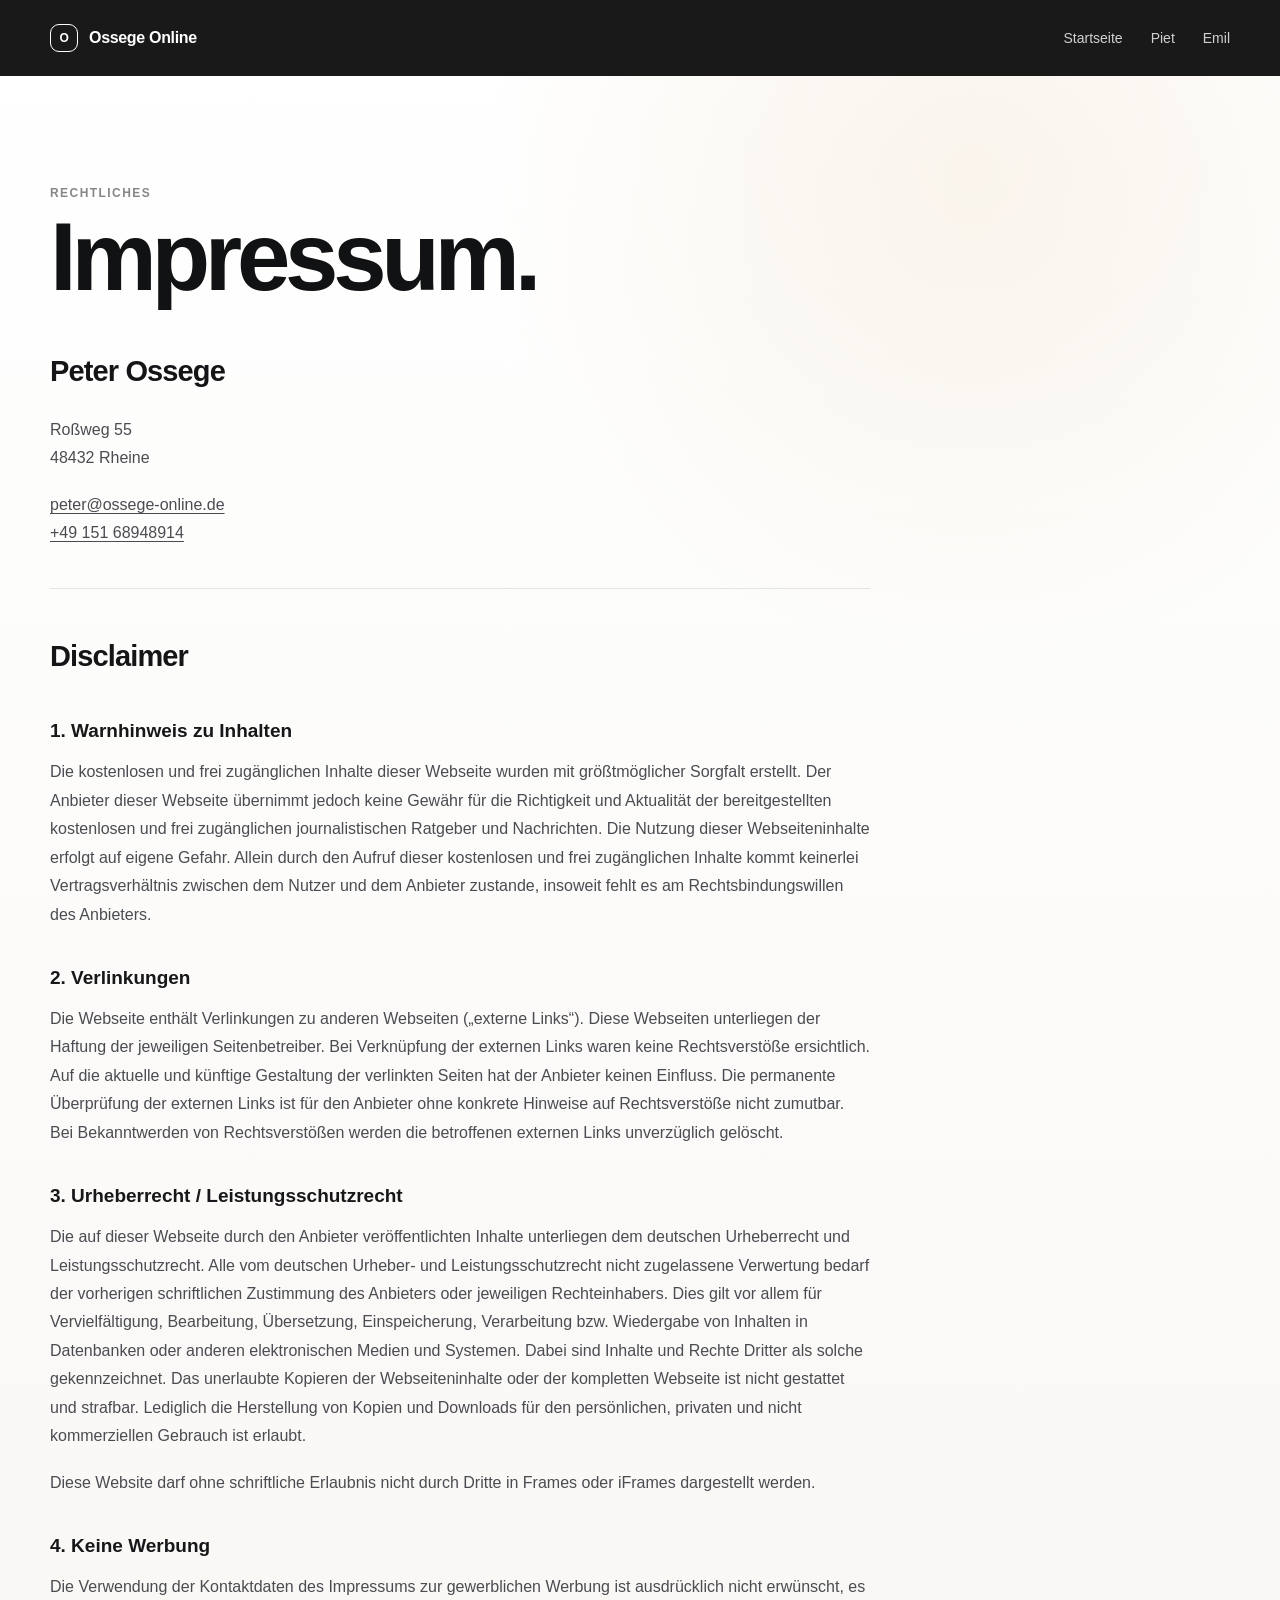
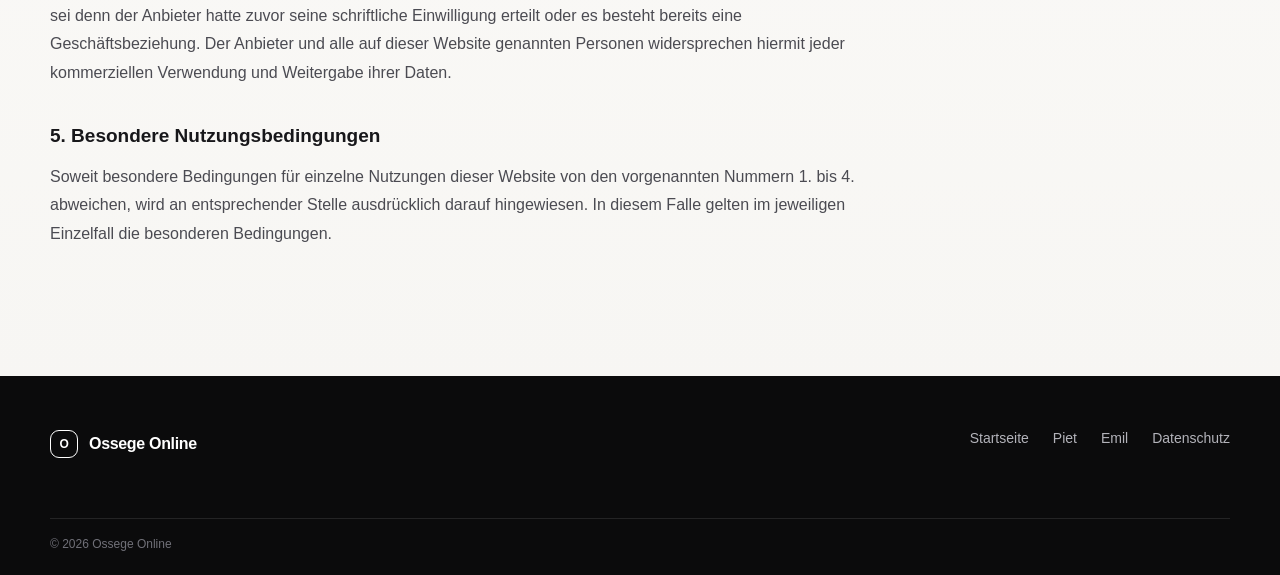
<file: impressum.html>
<!doctype html>
<html lang="de">
<head>
  <meta charset="utf-8">
  <meta name="viewport" content="width=device-width, initial-scale=1">
  <meta name="theme-color" content="#0b0b0c">
  <meta name="description" content="Impressum und Disclaimer von Ossege Online.">
  <title>Impressum – Ossege Online</title>
  <link rel="stylesheet" href="style.css">
</head>
<body class="subpage">
  <header class="site-header solid">
    <nav class="nav shell" aria-label="Hauptnavigation">
      <a class="brand" href="index.html"><span class="brand-mark">O</span><span>Ossege Online</span></a>
      <button class="nav-toggle" type="button" aria-expanded="false" aria-controls="nav-links" aria-label="Menü öffnen"><span></span><span></span></button>
      <div class="nav-links" id="nav-links">
        <a href="index.html">Startseite</a><a href="kontakt-piet.html">Piet</a><a href="kontakt-emil.html">Emil</a>
      </div>
    </nav>
  </header>

  <main class="legal section shell">
    <div class="section-kicker">Rechtliches</div>
    <h1>Impressum.</h1>
    <div class="legal-copy">
      <h2>Peter Ossege</h2>
      <p>Roßweg 55<br>48432 Rheine</p>
      <p><a href="mailto:peter@ossege-online.de">peter@ossege-online.de</a><br><a href="tel:+4915168948914">+49 151 68948914</a></p>

      <div class="legal-divider"></div>
      <h2>Disclaimer</h2>
      <h3>1. Warnhinweis zu Inhalten</h3>
      <p>Die kostenlosen und frei zugänglichen Inhalte dieser Webseite wurden mit größtmöglicher Sorgfalt erstellt. Der Anbieter dieser Webseite übernimmt jedoch keine Gewähr für die Richtigkeit und Aktualität der bereitgestellten kostenlosen und frei zugänglichen journalistischen Ratgeber und Nachrichten. Die Nutzung dieser Webseiteninhalte erfolgt auf eigene Gefahr. Allein durch den Aufruf dieser kostenlosen und frei zugänglichen Inhalte kommt keinerlei Vertragsverhältnis zwischen dem Nutzer und dem Anbieter zustande, insoweit fehlt es am Rechtsbindungswillen des Anbieters.</p>

      <h3>2. Verlinkungen</h3>
      <p>Die Webseite enthält Verlinkungen zu anderen Webseiten („externe Links“). Diese Webseiten unterliegen der Haftung der jeweiligen Seitenbetreiber. Bei Verknüpfung der externen Links waren keine Rechtsverstöße ersichtlich. Auf die aktuelle und künftige Gestaltung der verlinkten Seiten hat der Anbieter keinen Einfluss. Die permanente Überprüfung der externen Links ist für den Anbieter ohne konkrete Hinweise auf Rechtsverstöße nicht zumutbar. Bei Bekanntwerden von Rechtsverstößen werden die betroffenen externen Links unverzüglich gelöscht.</p>

      <h3>3. Urheberrecht / Leistungsschutzrecht</h3>
      <p>Die auf dieser Webseite durch den Anbieter veröffentlichten Inhalte unterliegen dem deutschen Urheberrecht und Leistungsschutzrecht. Alle vom deutschen Urheber- und Leistungsschutzrecht nicht zugelassene Verwertung bedarf der vorherigen schriftlichen Zustimmung des Anbieters oder jeweiligen Rechteinhabers. Dies gilt vor allem für Vervielfältigung, Bearbeitung, Übersetzung, Einspeicherung, Verarbeitung bzw. Wiedergabe von Inhalten in Datenbanken oder anderen elektronischen Medien und Systemen. Dabei sind Inhalte und Rechte Dritter als solche gekennzeichnet. Das unerlaubte Kopieren der Webseiteninhalte oder der kompletten Webseite ist nicht gestattet und strafbar. Lediglich die Herstellung von Kopien und Downloads für den persönlichen, privaten und nicht kommerziellen Gebrauch ist erlaubt.</p>
      <p>Diese Website darf ohne schriftliche Erlaubnis nicht durch Dritte in Frames oder iFrames dargestellt werden.</p>

      <h3>4. Keine Werbung</h3>
      <p>Die Verwendung der Kontaktdaten des Impressums zur gewerblichen Werbung ist ausdrücklich nicht erwünscht, es sei denn der Anbieter hatte zuvor seine schriftliche Einwilligung erteilt oder es besteht bereits eine Geschäftsbeziehung. Der Anbieter und alle auf dieser Website genannten Personen widersprechen hiermit jeder kommerziellen Verwendung und Weitergabe ihrer Daten.</p>

      <h3>5. Besondere Nutzungsbedingungen</h3>
      <p>Soweit besondere Bedingungen für einzelne Nutzungen dieser Website von den vorgenannten Nummern 1. bis 4. abweichen, wird an entsprechender Stelle ausdrücklich darauf hingewiesen. In diesem Falle gelten im jeweiligen Einzelfall die besonderen Bedingungen.</p>
    </div>
  </main>

  <footer class="footer"><div class="shell footer-main"><div><div class="brand footer-brand"><span class="brand-mark">O</span><span>Ossege Online</span></div></div><div class="footer-links"><a href="index.html">Startseite</a><a href="kontakt-piet.html">Piet</a><a href="kontakt-emil.html">Emil</a><a href="datenschutz.html">Datenschutz</a></div></div><div class="shell footer-bottom"><span>© <span data-year></span> Ossege Online</span></div></footer>
  <script src="main.js"></script>
</body>
</html>
</file>
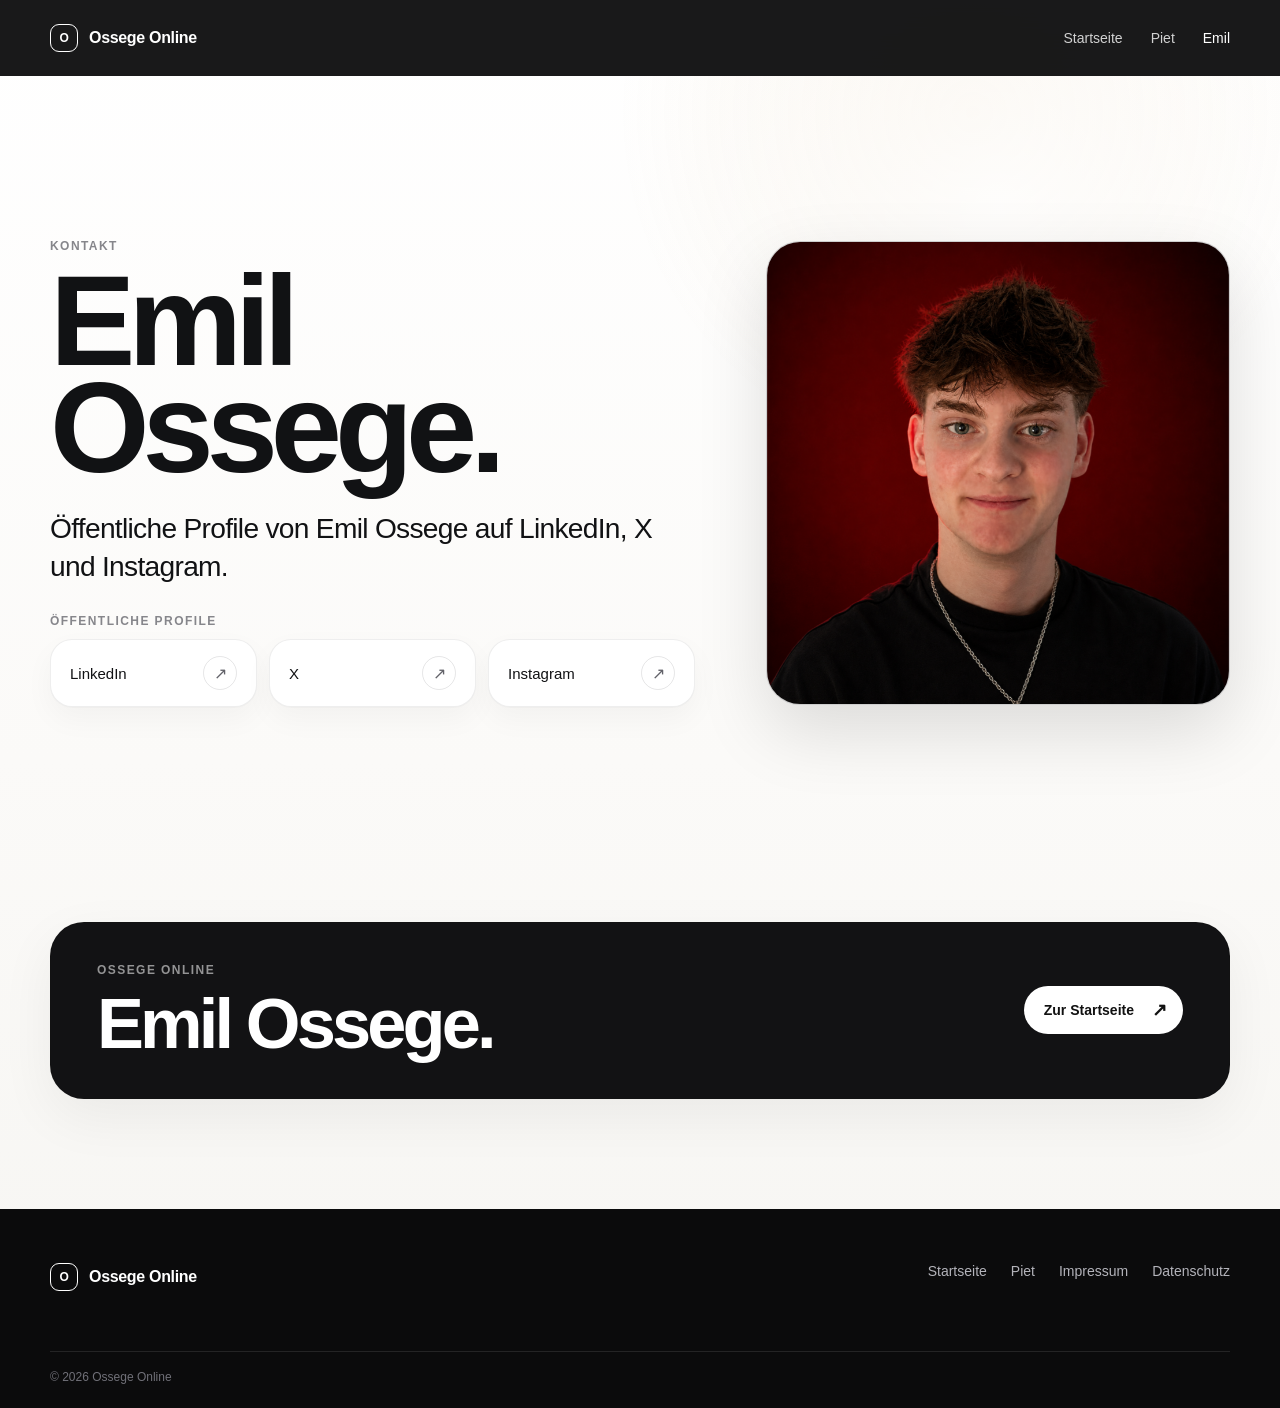
<file: kontakt-emil.html>
<!doctype html>
<html lang="de">
<head>
  <meta charset="utf-8">
  <meta name="viewport" content="width=device-width, initial-scale=1">
  <meta name="theme-color" content="#0b0b0c">
  <meta name="description" content="Kontakt und öffentliche Profile von Emil Ossege.">
  <title>Emil Ossege – Ossege Online</title>
  <link rel="stylesheet" href="style.css">
</head>
<body class="subpage">
  <header class="site-header solid">
    <nav class="nav shell" aria-label="Hauptnavigation">
      <a class="brand" href="index.html"><span class="brand-mark">O</span><span>Ossege Online</span></a>
      <button class="nav-toggle" type="button" aria-expanded="false" aria-controls="nav-links" aria-label="Menü öffnen"><span></span><span></span></button>
      <div class="nav-links" id="nav-links">
        <a href="index.html">Startseite</a>
        <a href="kontakt-piet.html">Piet</a>
        <a href="kontakt-emil.html" aria-current="page">Emil</a>
      </div>
    </nav>
  </header>

  <main>
    <section class="contact-hero section shell">
      <div class="contact-hero-grid">
        <div class="contact-copy reveal">
          <div class="section-kicker">Kontakt</div>
          <h1>Emil<br>Ossege.</h1>
          <p class="lead">Öffentliche Profile von Emil Ossege auf LinkedIn, X und Instagram.</p>

          <div class="inline-links-label">Öffentliche Profile</div>
          <div class="inline-links">
            <a href="https://www.linkedin.com/in/emilart/" target="_blank" rel="noopener noreferrer"><span>LinkedIn</span><span>↗</span></a>
            <a href="https://x.com/edixart" target="_blank" rel="noopener noreferrer"><span>X</span><span>↗</span></a>
            <a href="https://www.instagram.com/emxl28/" target="_blank" rel="noopener noreferrer"><span>Instagram</span><span>↗</span></a>
          </div>
        </div>

        <div class="portrait-card reveal reveal-delay"><img src="emil.png" alt="Emil Ossege"></div>
      </div>
    </section>

    <section class="section shell compact-callout reveal">
      <div class="soft-panel soft-panel-dark">
        <div>
          <div class="section-kicker on-dark">Ossege Online</div>
          <h2>Emil Ossege.</h2>
        </div>
        <a class="pill-button pill-button-dark" href="index.html">Zur Startseite <span aria-hidden="true">↗</span></a>
      </div>
    </section>
  </main>

  <footer class="footer">
    <div class="shell footer-main">
      <div><div class="brand footer-brand"><span class="brand-mark">O</span><span>Ossege Online</span></div></div>
      <div class="footer-links"><a href="index.html">Startseite</a><a href="kontakt-piet.html">Piet</a><a href="impressum.html">Impressum</a><a href="datenschutz.html">Datenschutz</a></div>
    </div>
    <div class="shell footer-bottom"><span>© <span data-year></span> Ossege Online</span></div>
  </footer>
  <script src="main.js"></script>
</body>
</html>
</file>
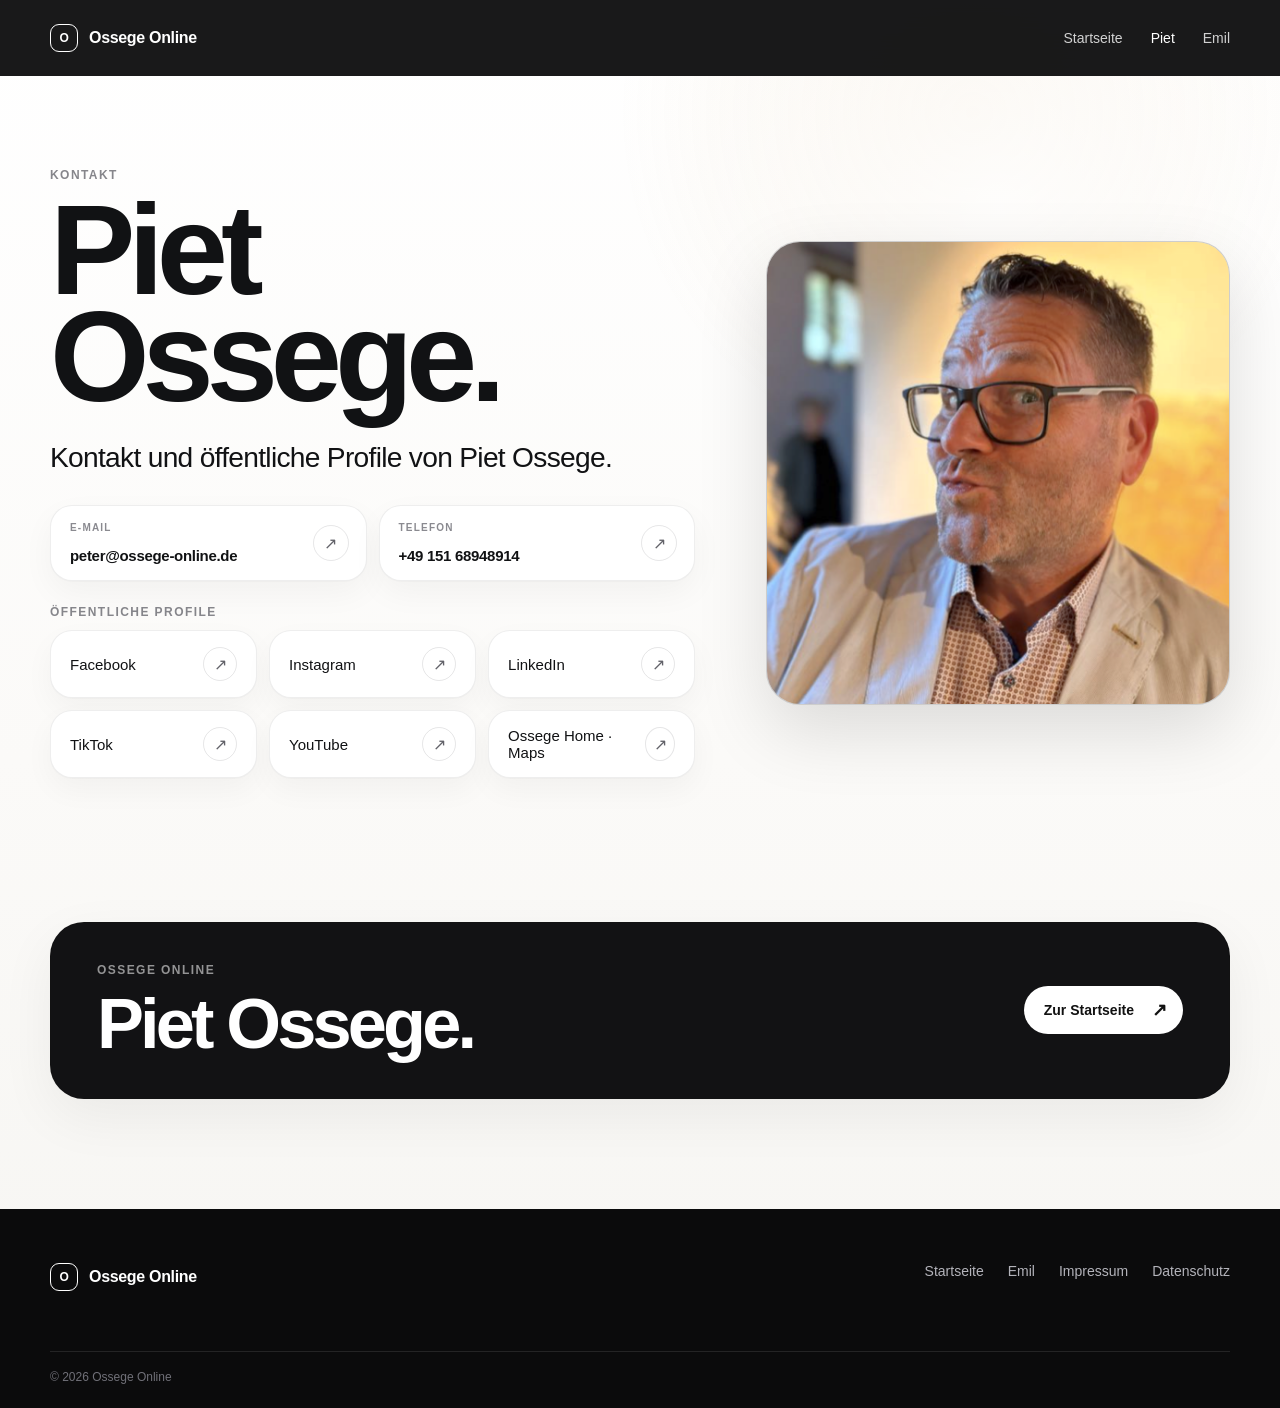
<file: kontakt-piet.html>
<!doctype html>
<html lang="de">
<head>
  <meta charset="utf-8">
  <meta name="viewport" content="width=device-width, initial-scale=1">
  <meta name="theme-color" content="#0b0b0c">
  <meta name="description" content="Kontakt und öffentliche Profile von Piet Ossege.">
  <title>Piet Ossege – Ossege Online</title>
  <link rel="stylesheet" href="style.css">
</head>
<body class="subpage">
  <header class="site-header solid">
    <nav class="nav shell" aria-label="Hauptnavigation">
      <a class="brand" href="index.html"><span class="brand-mark">O</span><span>Ossege Online</span></a>
      <button class="nav-toggle" type="button" aria-expanded="false" aria-controls="nav-links" aria-label="Menü öffnen"><span></span><span></span></button>
      <div class="nav-links" id="nav-links">
        <a href="index.html">Startseite</a>
        <a href="kontakt-piet.html" aria-current="page">Piet</a>
        <a href="kontakt-emil.html">Emil</a>
      </div>
    </nav>
  </header>

  <main>
    <section class="contact-hero section shell">
      <div class="contact-hero-grid">
        <div class="contact-copy reveal">
          <div class="section-kicker">Kontakt</div>
          <h1>Piet<br>Ossege.</h1>
          <p class="lead">Kontakt und öffentliche Profile von Piet Ossege.</p>

          <div class="contact-info-grid" aria-label="Kontaktdaten">
            <a class="info-card" href="mailto:peter@ossege-online.de">
              <span class="small-label">E-Mail</span>
              <strong>peter@ossege-online.de</strong>
              <span class="info-arrow" aria-hidden="true">↗</span>
            </a>
            <a class="info-card" href="tel:+4915168948914">
              <span class="small-label">Telefon</span>
              <strong>+49 151 68948914</strong>
              <span class="info-arrow" aria-hidden="true">↗</span>
            </a>
          </div>

          <div class="inline-links-label">Öffentliche Profile</div>
          <div class="inline-links">
            <a href="https://www.facebook.com/p.ossege" target="_blank" rel="noopener noreferrer"><span>Facebook</span><span>↗</span></a>
            <a href="https://www.instagram.com/peterossege/" target="_blank" rel="noopener noreferrer"><span>Instagram</span><span>↗</span></a>
            <a href="https://www.linkedin.com/in/peter-ossege/" target="_blank" rel="noopener noreferrer"><span>LinkedIn</span><span>↗</span></a>
            <a href="https://www.tiktok.com/@pieto" target="_blank" rel="noopener noreferrer"><span>TikTok</span><span>↗</span></a>
            <a href="https://www.youtube.com/@PietOssege" target="_blank" rel="noopener noreferrer"><span>YouTube</span><span>↗</span></a>
            <a href="https://www.google.de/maps/place/Ossege+Home/@52.2368657,7.524802,17z/data=!3m1!4b1!4m6!3m5!1s0x47b9cdacbdbb48bb:0x64d1c5dab3537408!8m2!3d52.2368657!4d7.524802!16s%2Fg%2F11ffv4d5p4?entry=ttu&g_ep=EgoyMDI2MDkwOC4wIKXMDSoASAFQAw%3D%3D" target="_blank" rel="noopener noreferrer"><span>Ossege Home · Maps</span><span>↗</span></a>
          </div>
        </div>

        <div class="portrait-card reveal reveal-delay"><img src="piet.png" alt="Piet Ossege"></div>
      </div>
    </section>

    <section class="section shell compact-callout reveal">
      <div class="soft-panel soft-panel-dark">
        <div>
          <div class="section-kicker on-dark">Ossege Online</div>
          <h2>Piet Ossege.</h2>
        </div>
        <a class="pill-button pill-button-dark" href="index.html">Zur Startseite <span aria-hidden="true">↗</span></a>
      </div>
    </section>
  </main>

  <footer class="footer">
    <div class="shell footer-main">
      <div><div class="brand footer-brand"><span class="brand-mark">O</span><span>Ossege Online</span></div></div>
      <div class="footer-links"><a href="index.html">Startseite</a><a href="kontakt-emil.html">Emil</a><a href="impressum.html">Impressum</a><a href="datenschutz.html">Datenschutz</a></div>
    </div>
    <div class="shell footer-bottom"><span>© <span data-year></span> Ossege Online</span></div>
  </footer>
  <script src="main.js"></script>
</body>
</html>
</file>
<file: style.css>
:root{
  --bg:#fff;
  --soft:#f6f5f2;
  --surface:#fff;
  --ink:#111214;
  --muted:#707078;
  --line:rgba(17,18,20,.10);
  --dark:#0b0b0c;
  --dark-2:#151518;
  --white:#fff;
  --radius:28px;
  --shadow:0 24px 70px rgba(0,0,0,.10);
  --serif:Georgia,"Times New Roman",serif;
  --sans:-apple-system,BlinkMacSystemFont,"SF Pro Display","SF Pro Text",Inter,Segoe UI,Roboto,Helvetica,Arial,sans-serif;
}
*{box-sizing:border-box}
html{scroll-behavior:smooth}
body{margin:0;background:var(--bg);color:var(--ink);font-family:var(--sans);-webkit-font-smoothing:antialiased}
body.menu-open{overflow:hidden}
img{display:block;max-width:100%}
a{color:inherit;text-decoration:none}
button{font:inherit}
.shell{width:min(1180px,calc(100% - 48px));margin-inline:auto}
.site-header{position:absolute;top:0;left:0;right:0;z-index:20;color:#fff}
.site-header.solid{position:relative;background:rgba(11,11,12,.94);backdrop-filter:saturate(160%) blur(18px)}
.nav{height:76px;display:flex;align-items:center;justify-content:space-between}
.brand{display:inline-flex;align-items:center;gap:11px;font-weight:700;letter-spacing:-.02em}
.brand-mark{width:28px;height:28px;border:1px solid currentColor;border-radius:9px;display:grid;place-items:center;font-size:12px}
.nav-links{display:flex;align-items:center;gap:28px;font-size:14px;color:rgba(255,255,255,.80)}
.nav-links a{transition:color .2s ease}
.nav-links a:hover,.nav-links a[aria-current="page"]{color:#fff}
.nav-toggle{display:none}
.hero{position:relative;min-height:100svh;display:flex;align-items:center;overflow:hidden;background:#151515;color:#fff}
.hero-image{position:absolute;inset:0;width:100%;height:100%;object-fit:cover;object-position:center center;transform:scale(1.02)}
.hero-scrim{position:absolute;inset:0;background:linear-gradient(180deg,rgba(0,0,0,.28) 0%,rgba(0,0,0,.12) 35%,rgba(0,0,0,.72) 100%)}
.hero-content{position:relative;z-index:1;padding-top:76px}
.eyebrow,.section-kicker,.small-label{font-size:12px;font-weight:700;letter-spacing:.12em;text-transform:uppercase}
.hero .eyebrow{color:rgba(255,255,255,.72);margin:0 0 14px}
.hero h1{font-size:clamp(64px,11vw,144px);line-height:.82;letter-spacing:-.07em;margin:0;max-width:900px}
.hero h1 span{font-family:var(--serif);font-style:italic;font-weight:400;letter-spacing:-.08em}
.hero-copy{font-size:clamp(17px,2vw,22px);max-width:520px;color:rgba(255,255,255,.82);margin:30px 0}
.pill-button{display:inline-flex;align-items:center;gap:18px;padding:13px 16px 13px 20px;border-radius:999px;font-size:14px;font-weight:650;transition:transform .25s ease,background .25s ease,color .25s ease}
.pill-button:hover{transform:translateY(-2px)}
.pill-button-light{background:#fff;color:#111}
.pill-button-dark{background:#fff;color:#111}
.pill-button span{font-size:18px}
.hero-scroll{position:absolute;left:50%;bottom:28px;z-index:2;width:1px;height:46px;background:rgba(255,255,255,.25);overflow:hidden}
.hero-scroll span{display:block;width:100%;height:18px;background:#fff;animation:scrollLine 1.8s ease-in-out infinite}
.section{padding-block:110px}
.intro{background:#fff}
.section-kicker{color:#86868b;margin-bottom:14px}
.intro-grid{display:grid;grid-template-columns:1.05fr .95fr;gap:10vw;align-items:end}
.intro h2,.section-heading h2,.contact-hero h1,.soft-panel h2,.legal h1{margin:0;letter-spacing:-.055em}
.intro h2{font-size:clamp(46px,7vw,90px);line-height:.94}
.intro p{font-size:18px;line-height:1.65;color:var(--muted);margin:0 0 12px}
.intro .lead,.contact-hero .lead{font-size:clamp(21px,2.2vw,29px);line-height:1.35;color:var(--ink);letter-spacing:-.025em}
.people{background:var(--soft)}
.section-heading{display:flex;justify-content:space-between;gap:40px;align-items:end;margin-bottom:38px}
.section-heading h2{font-size:clamp(38px,5vw,62px);line-height:.98}
.section-heading>p{max-width:310px;color:var(--muted);margin:0;line-height:1.5}
.profile-grid{display:grid;grid-template-columns:1fr 1fr;gap:22px}
.profile-card{background:#fff;border-radius:var(--radius);overflow:hidden;box-shadow:0 1px 0 rgba(0,0,0,.03);transition:transform .45s cubic-bezier(.2,.7,.2,1),box-shadow .45s ease}
.profile-card:hover{transform:translateY(-7px);box-shadow:var(--shadow)}
.profile-image-wrap{aspect-ratio:1.22/1;overflow:hidden;background:#ddd}
.profile-image-wrap img{width:100%;height:100%;object-fit:cover;transition:transform .75s cubic-bezier(.2,.7,.2,1)}
.profile-card:hover .profile-image-wrap img{transform:scale(1.035)}
.profile-card-body{display:flex;justify-content:space-between;align-items:center;padding:22px 24px 24px}
.small-label{color:#8a8a90;font-size:10px;margin-bottom:7px}
.profile-card h3{margin:0;font-size:25px;letter-spacing:-.035em}
.circle-arrow{width:40px;height:40px;border:1px solid var(--line);border-radius:50%;display:grid;place-items:center;font-size:18px;transition:transform .25s ease,background .25s ease}
.profile-card:hover .circle-arrow{transform:rotate(8deg);background:#111;color:#fff}
.quote{padding-top:0;background:var(--soft)}
.quote-card{background:#121214;color:#fff;border-radius:34px;padding:70px 7vw;position:relative;overflow:hidden}
.quote-card:after{content:"";position:absolute;inset:auto -15% -75% auto;width:65%;aspect-ratio:1;border-radius:50%;background:radial-gradient(circle,rgba(255,255,255,.10),transparent 60%)}
.quote-mark{display:block;font-family:var(--serif);font-size:80px;line-height:.55;color:rgba(255,255,255,.4)}
.quote-card p{position:relative;z-index:1;margin:16px 0 0;font-family:var(--serif);font-size:clamp(38px,6vw,82px);letter-spacing:-.04em;line-height:1}

.subpage{background:#fbfaf8;background-image:radial-gradient(circle at 76% 8%,rgba(205,154,79,.10),transparent 22%),linear-gradient(180deg,#ffffff 0%,#fbfaf8 54%,#f6f5f2 100%)}
.contact-hero{padding-top:72px;background:transparent;position:relative}
.contact-hero:before{content:"";position:absolute;left:50%;top:0;width:min(900px,70vw);height:260px;transform:translateX(-10%);background:radial-gradient(circle at center,rgba(255,255,255,.78),transparent 68%);pointer-events:none}
.contact-hero-grid{position:relative;z-index:1}
.contact-hero-grid{display:grid;grid-template-columns:minmax(0,1fr) minmax(380px,.72fr);gap:5.5vw;align-items:center;min-height:650px}
.contact-copy{min-width:0}
.contact-hero h1{font-size:clamp(70px,10vw,130px);line-height:.84;margin-top:0}
.portrait-card{aspect-ratio:1/1;max-width:530px;margin-left:auto;border-radius:34px;overflow:hidden;background:#ddd;box-shadow:0 26px 70px rgba(0,0,0,.13);border:1px solid rgba(17,18,20,.08)}
.portrait-card img{width:100%;height:100%;object-fit:cover}
.contact-info-grid{display:grid;grid-template-columns:1fr 1fr;gap:12px;margin-top:20px;max-width:760px}
.info-card{position:relative;display:flex;flex-direction:column;justify-content:center;gap:7px;min-height:76px;padding:16px 58px 16px 19px;border:1px solid rgba(17,18,20,.07);border-radius:22px;background:#fff;box-shadow:0 1px 0 rgba(0,0,0,.02),0 12px 32px rgba(0,0,0,.045);transition:transform .38s cubic-bezier(.2,.7,.2,1),box-shadow .38s ease,border-color .25s ease}
.info-card:hover{transform:translateY(-4px);box-shadow:0 18px 42px rgba(0,0,0,.08);border-color:rgba(17,18,20,.14)}
.info-card strong{font-size:15px;letter-spacing:-.02em}
.info-arrow{position:absolute;right:17px;top:50%;width:36px;height:36px;display:grid;place-items:center;transform:translateY(-50%);border:1px solid rgba(17,18,20,.10);border-radius:50%;font-size:16px;color:#626269;transition:transform .3s ease,background .3s ease,color .3s ease}
.info-card:hover .info-arrow{transform:translateY(-50%) rotate(8deg);background:#111214;color:#fff}
.inline-links-label{margin-top:24px;margin-bottom:11px;font-size:12px;font-weight:700;letter-spacing:.12em;text-transform:uppercase;color:#86868b}
.inline-links{display:grid;grid-template-columns:repeat(3,minmax(0,1fr));gap:12px;max-width:760px}
.inline-links a{position:relative;display:flex;align-items:center;justify-content:space-between;gap:12px;min-height:68px;padding:16px 19px;border:1px solid rgba(17,18,20,.07);border-radius:22px;background:#fff;box-shadow:0 1px 0 rgba(0,0,0,.02),0 12px 30px rgba(0,0,0,.04);font-size:15px;transition:transform .38s cubic-bezier(.2,.7,.2,1),box-shadow .38s ease,border-color .25s ease}
.inline-links a:hover{transform:translateY(-4px);box-shadow:0 18px 42px rgba(0,0,0,.08);border-color:rgba(17,18,20,.14)}
.inline-links a span:last-child{width:34px;height:34px;display:grid;place-items:center;border:1px solid rgba(17,18,20,.10);border-radius:50%;font-size:16px;color:#626269;transition:transform .3s ease,background .3s ease,color .3s ease}
.inline-links a:hover span:last-child{transform:rotate(8deg);background:#111214;color:#fff}
.compact-callout{padding-top:14px}
.soft-panel{background:rgba(255,255,255,.58);border:1px solid rgba(17,18,20,.08);border-radius:34px;padding:40px 46px;box-shadow:0 18px 55px rgba(0,0,0,.06)}
.soft-panel h2{font-size:clamp(40px,5.5vw,72px);line-height:.95}
.soft-panel-dark{background:#121214;color:#fff;display:flex;align-items:center;justify-content:space-between;gap:35px}
.on-dark{color:rgba(255,255,255,.55)}

.legal{background:transparent;min-height:70svh}
.legal h1{font-size:clamp(56px,8vw,96px);line-height:.9;margin-bottom:46px}
.legal-copy{max-width:820px;color:#4b4b52;font-size:16px;line-height:1.78}
.legal-copy h2{font-size:29px;letter-spacing:-.03em;color:#151518;margin:42px 0 18px}
.legal-copy h3{font-size:19px;color:#17171a;margin:32px 0 10px}
.legal-copy h4{font-size:17px;color:#17171a;margin:25px 0 8px}
.legal-copy p{margin:0 0 18px}
.legal-copy a{text-decoration:underline;text-underline-offset:3px}
.legal-copy ul{padding-left:22px;margin:0 0 20px}
.legal-copy li{padding-left:5px;margin-bottom:10px}
.legal-divider{height:1px;background:var(--line);margin:40px 0}

.footer{background:#0b0b0c;color:#fff;padding:54px 0 24px}
.footer-main{display:flex;justify-content:space-between;gap:50px}
.footer-brand{color:#fff}
.footer-note{color:#8e8e95;max-width:340px;line-height:1.5;margin:18px 0 0;font-size:14px}
.footer-links{display:flex;flex-wrap:wrap;gap:12px 24px;align-content:flex-start}
.footer-links a{color:#b3b3ba;font-size:14px}
.footer-links a:hover{color:#fff}
.footer-bottom{margin-top:60px;padding-top:18px;border-top:1px solid rgba(255,255,255,.10);display:flex;justify-content:space-between;color:#707078;font-size:12px}
.reveal{opacity:0;transform:translateY(24px);transition:opacity .8s ease,transform .8s cubic-bezier(.2,.65,.25,1)}
.reveal.is-visible{opacity:1;transform:none}
.reveal-delay{transition-delay:.10s}
@keyframes scrollLine{0%{transform:translateY(-18px);opacity:0}20%{opacity:1}70%{opacity:1}100%{transform:translateY(46px);opacity:0}}

@media(max-width:900px){
  .contact-hero-grid{grid-template-columns:1fr;gap:38px;min-height:0}
  .portrait-card{order:2;margin:0;max-width:680px;width:100%;justify-self:start}
  .contact-copy{order:1}
}
@media(max-width:800px){
  .shell{width:min(100% - 32px,1180px)}
  .nav{height:68px}
  .nav-toggle{display:flex;flex-direction:column;gap:6px;border:0;background:none;color:#fff;padding:10px;cursor:pointer}
  .nav-toggle span{width:22px;height:1.5px;background:currentColor;transition:transform .25s ease}
  .nav-links{position:fixed;inset:68px 0 0;background:rgba(11,11,12,.97);backdrop-filter:blur(24px);flex-direction:column;justify-content:center;gap:26px;font-size:30px;opacity:0;pointer-events:none;transform:translateY(-10px);transition:opacity .3s ease,transform .3s ease}
  .nav-links.open{opacity:1;pointer-events:auto;transform:none}
  .nav-toggle.active span:first-child{transform:translateY(3.75px) rotate(45deg)}
  .nav-toggle.active span:last-child{transform:translateY(-3.75px) rotate(-45deg)}
  .hero h1{font-size:clamp(64px,21vw,110px)}
  .hero-copy{max-width:390px}
  .section{padding-block:82px}
  .intro-grid{grid-template-columns:1fr;gap:45px}
  .intro-grid h2{font-size:clamp(48px,15vw,78px)}
  .profile-grid{grid-template-columns:1fr}
  .section-heading,.footer-main{display:block}
  .section-heading>p{margin-top:16px}
  .quote-card{padding:48px 28px}
  .contact-hero{padding-top:62px}
  .contact-hero h1{font-size:clamp(64px,18vw,108px)}
  .contact-info-grid{grid-template-columns:1fr}
  .inline-links{grid-template-columns:1fr 1fr}
  .soft-panel{padding:36px 26px}
  .soft-panel-dark{display:block}
  .soft-panel-dark .pill-button{margin-top:28px}
  .footer-links{margin-top:30px}
  .footer-bottom{display:block}
  .footer-bottom span+span{display:none}
}
@media(max-width:520px){.contact-hero-grid{gap:28px}.portrait-card{border-radius:26px}.info-card{padding-right:52px;min-height:72px}.inline-links{grid-template-columns:1fr}.inline-links a{min-height:64px}.soft-panel{border-radius:26px}}
@media(prefers-reduced-motion:reduce){html{scroll-behavior:auto}.reveal{opacity:1;transform:none;transition:none}.hero-scroll{display:none}*{animation:none!important;transition:none!important}}
</file>
